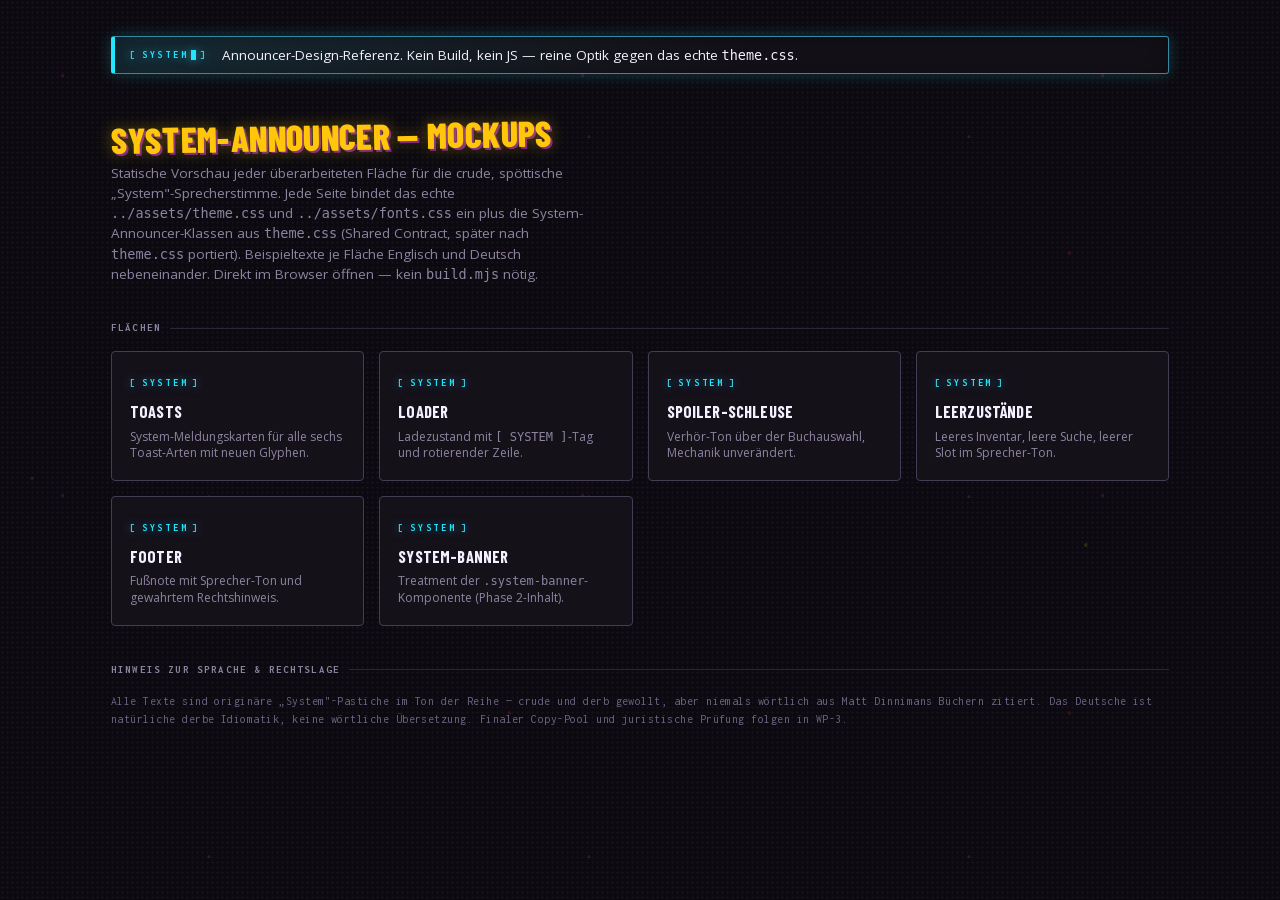
<file: mockups/index.html>
<!doctype html>
<html lang="de">
  <head>
    <meta charset="utf-8" />
    <meta name="viewport" content="width=device-width, initial-scale=1" />
    <title>System-Announcer — Mockup-Galerie</title>
    <link rel="stylesheet" href="../assets/fonts.css" />
    <link rel="stylesheet" href="../assets/theme.css" />
  <link rel="stylesheet" href="mock.css">
  </head>
  <body>
    <div class="mock-page">
      <div class="system-banner" style="margin-bottom: 2rem">
        <span class="system-tag system-tag--caret">SYSTEM<span class="system-caret"></span></span>
        <span class="system-banner-body">
          Announcer-Design-Referenz. Kein Build, kein JS — reine Optik gegen das
          echte <code>theme.css</code>.
        </span>
      </div>

      <h1 class="mock-title">System-Announcer — Mockups</h1>
      <p class="mock-lead">
        Statische Vorschau jeder überarbeiteten Fläche für die crude, spöttische
        „System"-Sprecherstimme. Jede Seite bindet das echte
        <code>../assets/theme.css</code> und <code>../assets/fonts.css</code> ein
        plus die System-Announcer-Klassen aus <code>theme.css</code> (Shared Contract,
        später nach <code>theme.css</code> portiert). Beispieltexte je Fläche
        Englisch und Deutsch nebeneinander. Direkt im Browser öffnen — kein
        <code>build.mjs</code> nötig.
      </p>

      <div class="mock-section">
        <h2>Flächen</h2>
        <div class="mock-gallery">
          <a class="mock-card" href="toasts.html">
            <span class="system-tag">SYSTEM</span>
            <h3>Toasts</h3>
            <p>System-Meldungskarten für alle sechs Toast-Arten mit neuen Glyphen.</p>
          </a>
          <a class="mock-card" href="loader.html">
            <span class="system-tag">SYSTEM</span>
            <h3>Loader</h3>
            <p>Ladezustand mit <code>[ SYSTEM ]</code>-Tag und rotierender Zeile.</p>
          </a>
          <a class="mock-card" href="gate.html">
            <span class="system-tag">SYSTEM</span>
            <h3>Spoiler-Schleuse</h3>
            <p>Verhör-Ton über der Buchauswahl, Mechanik unverändert.</p>
          </a>
          <a class="mock-card" href="empty-states.html">
            <span class="system-tag">SYSTEM</span>
            <h3>Leerzustände</h3>
            <p>Leeres Inventar, leere Suche, leerer Slot im Sprecher-Ton.</p>
          </a>
          <a class="mock-card" href="footer.html">
            <span class="system-tag">SYSTEM</span>
            <h3>Footer</h3>
            <p>Fußnote mit Sprecher-Ton und gewahrtem Rechtshinweis.</p>
          </a>
          <a class="mock-card" href="system-banner.html">
            <span class="system-tag">SYSTEM</span>
            <h3>System-Banner</h3>
            <p>Treatment der <code>.system-banner</code>-Komponente (Phase 2-Inhalt).</p>
          </a>
        </div>
      </div>

      <div class="mock-section">
        <h2>Hinweis zur Sprache &amp; Rechtslage</h2>
        <p class="mock-note">
          Alle Texte sind originäre „System"-Pastiche im Ton der Reihe — crude und
          derb gewollt, aber niemals wörtlich aus Matt Dinnimans Büchern zitiert.
          Das Deutsche ist natürliche derbe Idiomatik, keine wörtliche Übersetzung.
          Finaler Copy-Pool und juristische Prüfung folgen in WP-3.
        </p>
      </div>
    </div>
  </body>
</html>
</file>
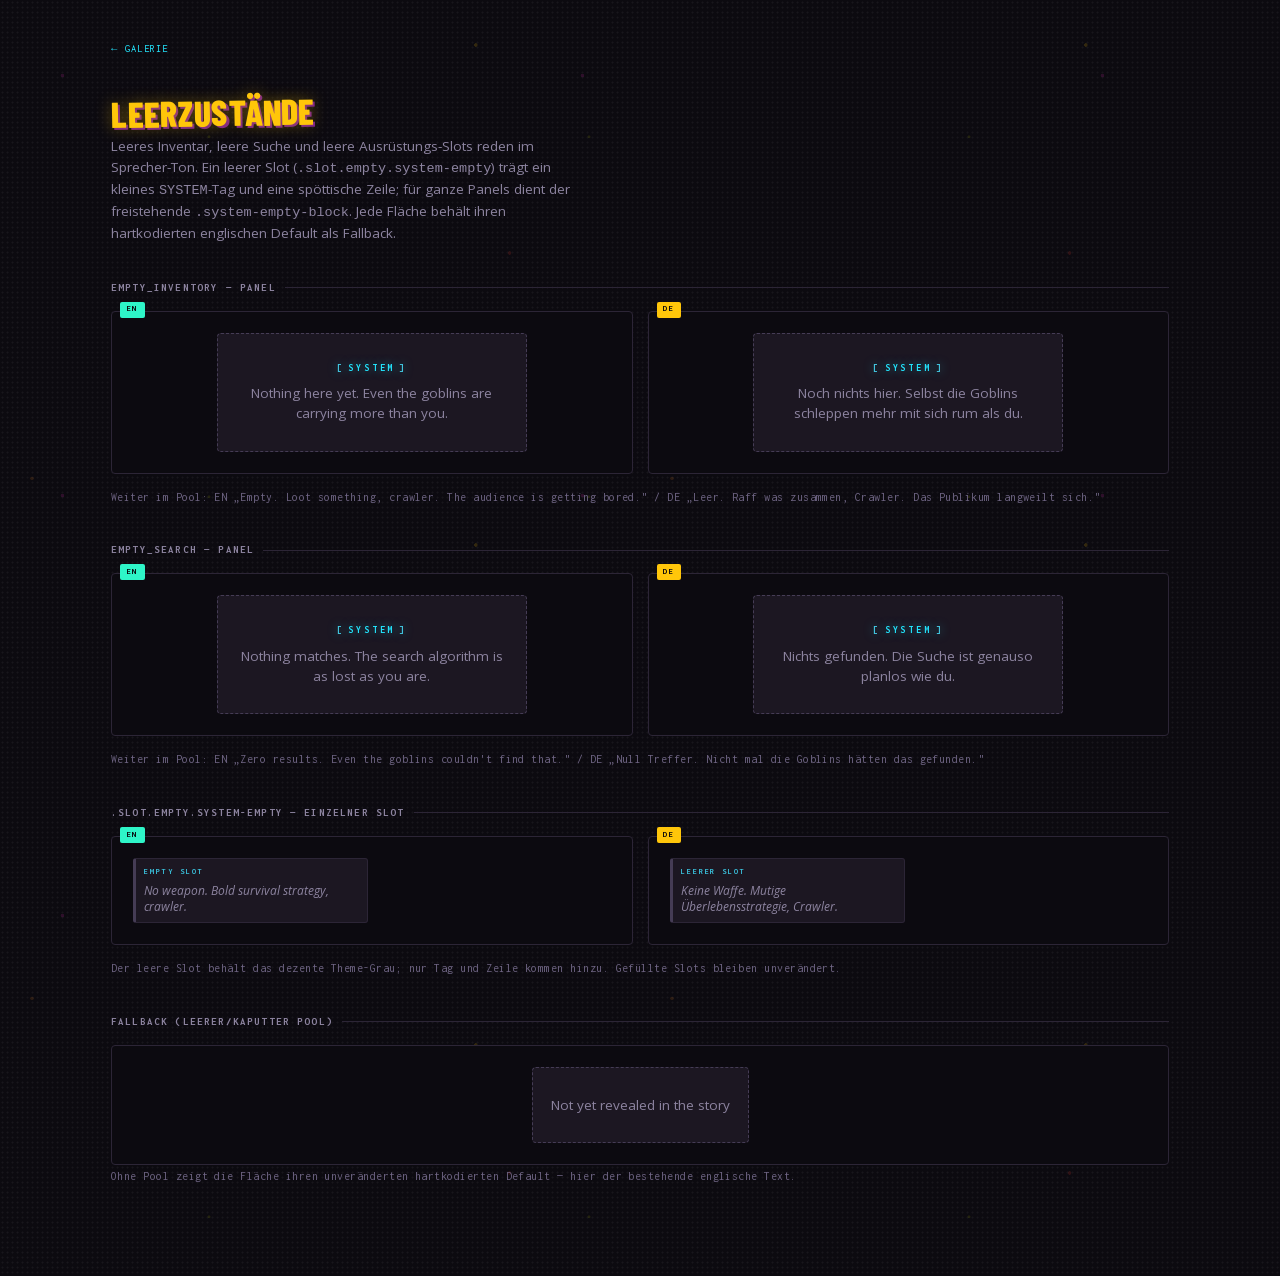
<file: mockups/empty-states.html>
<!doctype html>
<html lang="de">
  <head>
    <meta charset="utf-8" />
    <meta name="viewport" content="width=device-width, initial-scale=1" />
    <title>System-Leerzustände — Mockup</title>
    <link rel="stylesheet" href="../assets/fonts.css" />
    <link rel="stylesheet" href="../assets/theme.css" />
  <link rel="stylesheet" href="mock.css">
  </head>
  <body>
    <div class="mock-page">
      <a class="mock-back" href="index.html">&larr; Galerie</a>
      <h1 class="mock-title">Leerzustände</h1>
      <p class="mock-lead">
        Leeres Inventar, leere Suche und leere Ausrüstungs-Slots reden im
        Sprecher-Ton. Ein leerer Slot (<code>.slot.empty.system-empty</code>)
        trägt ein kleines <code>SYSTEM</code>-Tag und eine spöttische Zeile; für
        ganze Panels dient der freistehende <code>.system-empty-block</code>. Jede
        Fläche behält ihren hartkodierten englischen Default als Fallback.
      </p>

      <!-- Leeres Inventar -->
      <div class="mock-section">
        <h2>empty_inventory — Panel</h2>
        <div class="mock-pair">
          <div class="mock-lang" data-lang="en">
            <span class="mock-flag">EN</span>
            <div class="mock-stage">
              <div class="system-empty-block">
                <span class="system-tag">SYSTEM</span>
                <span class="system-empty-line">Nothing here yet. Even the goblins are carrying more than you.</span>
              </div>
            </div>
          </div>
          <div class="mock-lang" data-lang="de">
            <span class="mock-flag">DE</span>
            <div class="mock-stage">
              <div class="system-empty-block">
                <span class="system-tag">SYSTEM</span>
                <span class="system-empty-line">Noch nichts hier. Selbst die Goblins schleppen mehr mit sich rum als du.</span>
              </div>
            </div>
          </div>
        </div>
        <p class="mock-note">
          Weiter im Pool: EN „Empty. Loot something, crawler. The audience is
          getting bored." / DE „Leer. Raff was zusammen, Crawler. Das Publikum
          langweilt sich."
        </p>
      </div>

      <!-- Leere Suche -->
      <div class="mock-section">
        <h2>empty_search — Panel</h2>
        <div class="mock-pair">
          <div class="mock-lang" data-lang="en">
            <span class="mock-flag">EN</span>
            <div class="mock-stage">
              <div class="system-empty-block">
                <span class="system-tag">SYSTEM</span>
                <span class="system-empty-line">Nothing matches. The search algorithm is as lost as you are.</span>
              </div>
            </div>
          </div>
          <div class="mock-lang" data-lang="de">
            <span class="mock-flag">DE</span>
            <div class="mock-stage">
              <div class="system-empty-block">
                <span class="system-tag">SYSTEM</span>
                <span class="system-empty-line">Nichts gefunden. Die Suche ist genauso planlos wie du.</span>
              </div>
            </div>
          </div>
        </div>
        <p class="mock-note">
          Weiter im Pool: EN „Zero results. Even the goblins couldn't find that." /
          DE „Null Treffer. Nicht mal die Goblins hätten das gefunden."
        </p>
      </div>

      <!-- Leerer Ausrüstungs-Slot -->
      <div class="mock-section">
        <h2>.slot.empty.system-empty — einzelner Slot</h2>
        <div class="mock-pair">
          <div class="mock-lang" data-lang="en">
            <span class="mock-flag">EN</span>
            <div class="mock-stage">
              <div class="equip-grid" style="width: 100%">
                <div class="slot empty system-empty">
                  <span class="system-empty-tag">Empty slot</span>
                  <span class="system-empty-line">No weapon. Bold survival strategy, crawler.</span>
                </div>
              </div>
            </div>
          </div>
          <div class="mock-lang" data-lang="de">
            <span class="mock-flag">DE</span>
            <div class="mock-stage">
              <div class="equip-grid" style="width: 100%">
                <div class="slot empty system-empty">
                  <span class="system-empty-tag">Leerer Slot</span>
                  <span class="system-empty-line">Keine Waffe. Mutige Überlebensstrategie, Crawler.</span>
                </div>
              </div>
            </div>
          </div>
        </div>
        <p class="mock-note">
          Der leere Slot behält das dezente Theme-Grau; nur Tag und Zeile kommen
          hinzu. Gefüllte Slots bleiben unverändert.
        </p>
      </div>

      <div class="mock-section">
        <h2>Fallback (leerer/kaputter Pool)</h2>
        <div class="mock-stage">
          <div class="system-empty-block">
            <span class="system-empty-line">Not yet revealed in the story</span>
          </div>
        </div>
        <p class="mock-note">
          Ohne Pool zeigt die Fläche ihren unveränderten hartkodierten Default —
          hier der bestehende englische Text.
        </p>
      </div>
    </div>
  </body>
</html>
</file>
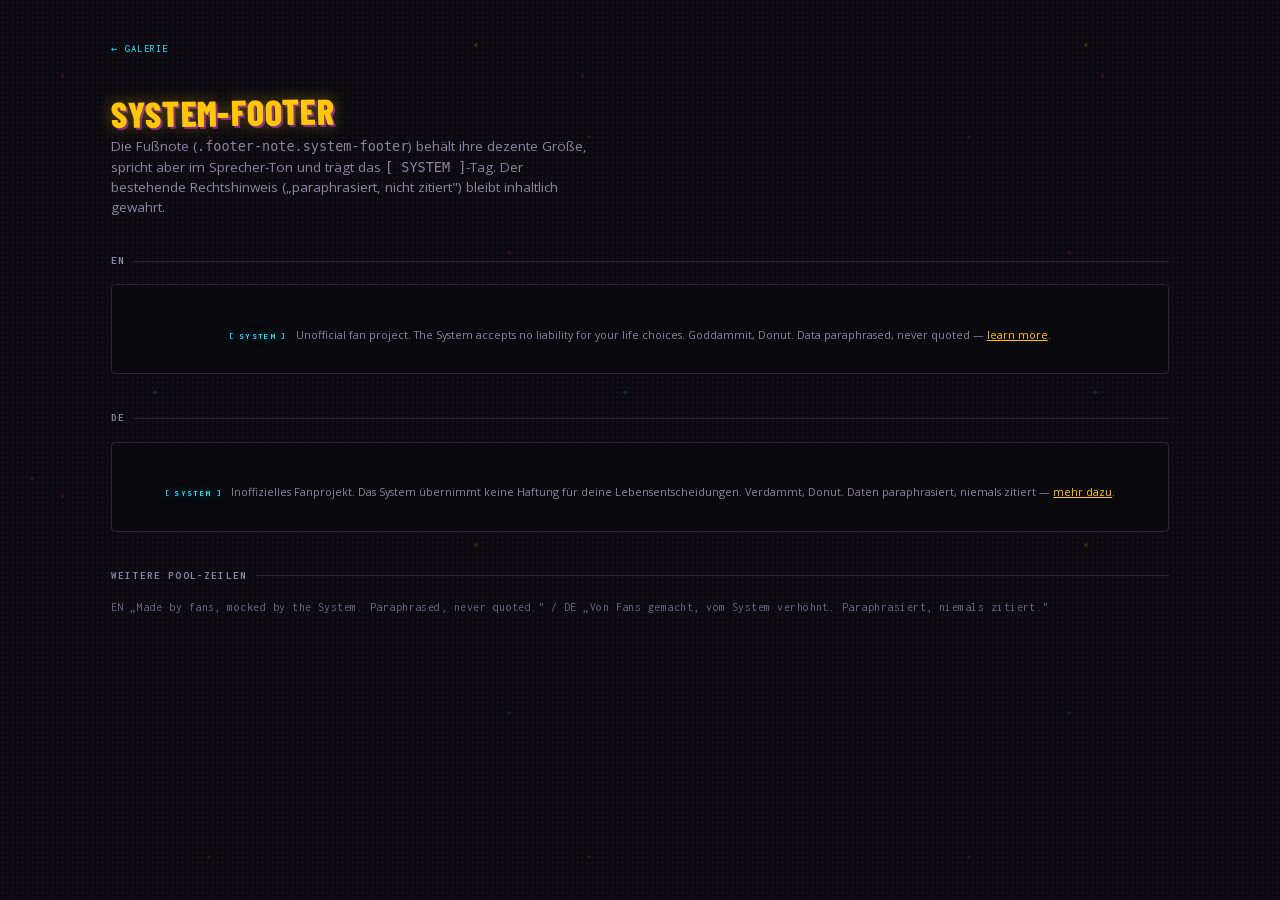
<file: mockups/footer.html>
<!doctype html>
<html lang="de">
  <head>
    <meta charset="utf-8" />
    <meta name="viewport" content="width=device-width, initial-scale=1" />
    <title>System-Footer — Mockup</title>
    <link rel="stylesheet" href="../assets/fonts.css" />
    <link rel="stylesheet" href="../assets/theme.css" />
  <link rel="stylesheet" href="mock.css">
  </head>
  <body>
    <div class="mock-page">
      <a class="mock-back" href="index.html">&larr; Galerie</a>
      <h1 class="mock-title">System-Footer</h1>
      <p class="mock-lead">
        Die Fußnote (<code>.footer-note.system-footer</code>) behält ihre dezente
        Größe, spricht aber im Sprecher-Ton und trägt das <code>[ SYSTEM ]</code>-Tag.
        Der bestehende Rechtshinweis („paraphrasiert, nicht zitiert") bleibt inhaltlich
        gewahrt.
      </p>

      <div class="mock-section">
        <h2>EN</h2>
        <div class="mock-stage" style="background: var(--black)">
          <div class="footer-note system-footer">
            <span class="system-tag">SYSTEM</span>
            <span class="system-footer-line">
              Unofficial fan project. The System accepts no liability for your life
              choices. Goddammit, Donut. Data paraphrased, never quoted —
              <a href="#">learn more</a>.
            </span>
          </div>
        </div>
      </div>

      <div class="mock-section">
        <h2>DE</h2>
        <div class="mock-stage" style="background: var(--black)">
          <div class="footer-note system-footer">
            <span class="system-tag">SYSTEM</span>
            <span class="system-footer-line">
              Inoffizielles Fanprojekt. Das System übernimmt keine Haftung für deine
              Lebensentscheidungen. Verdammt, Donut. Daten paraphrasiert, niemals
              zitiert — <a href="#">mehr dazu</a>.
            </span>
          </div>
        </div>
      </div>

      <div class="mock-section">
        <h2>Weitere Pool-Zeilen</h2>
        <p class="mock-note">
          EN „Made by fans, mocked by the System. Paraphrased, never quoted." / DE
          „Von Fans gemacht, vom System verhöhnt. Paraphrasiert, niemals zitiert."
        </p>
      </div>
    </div>
  </body>
</html>
</file>
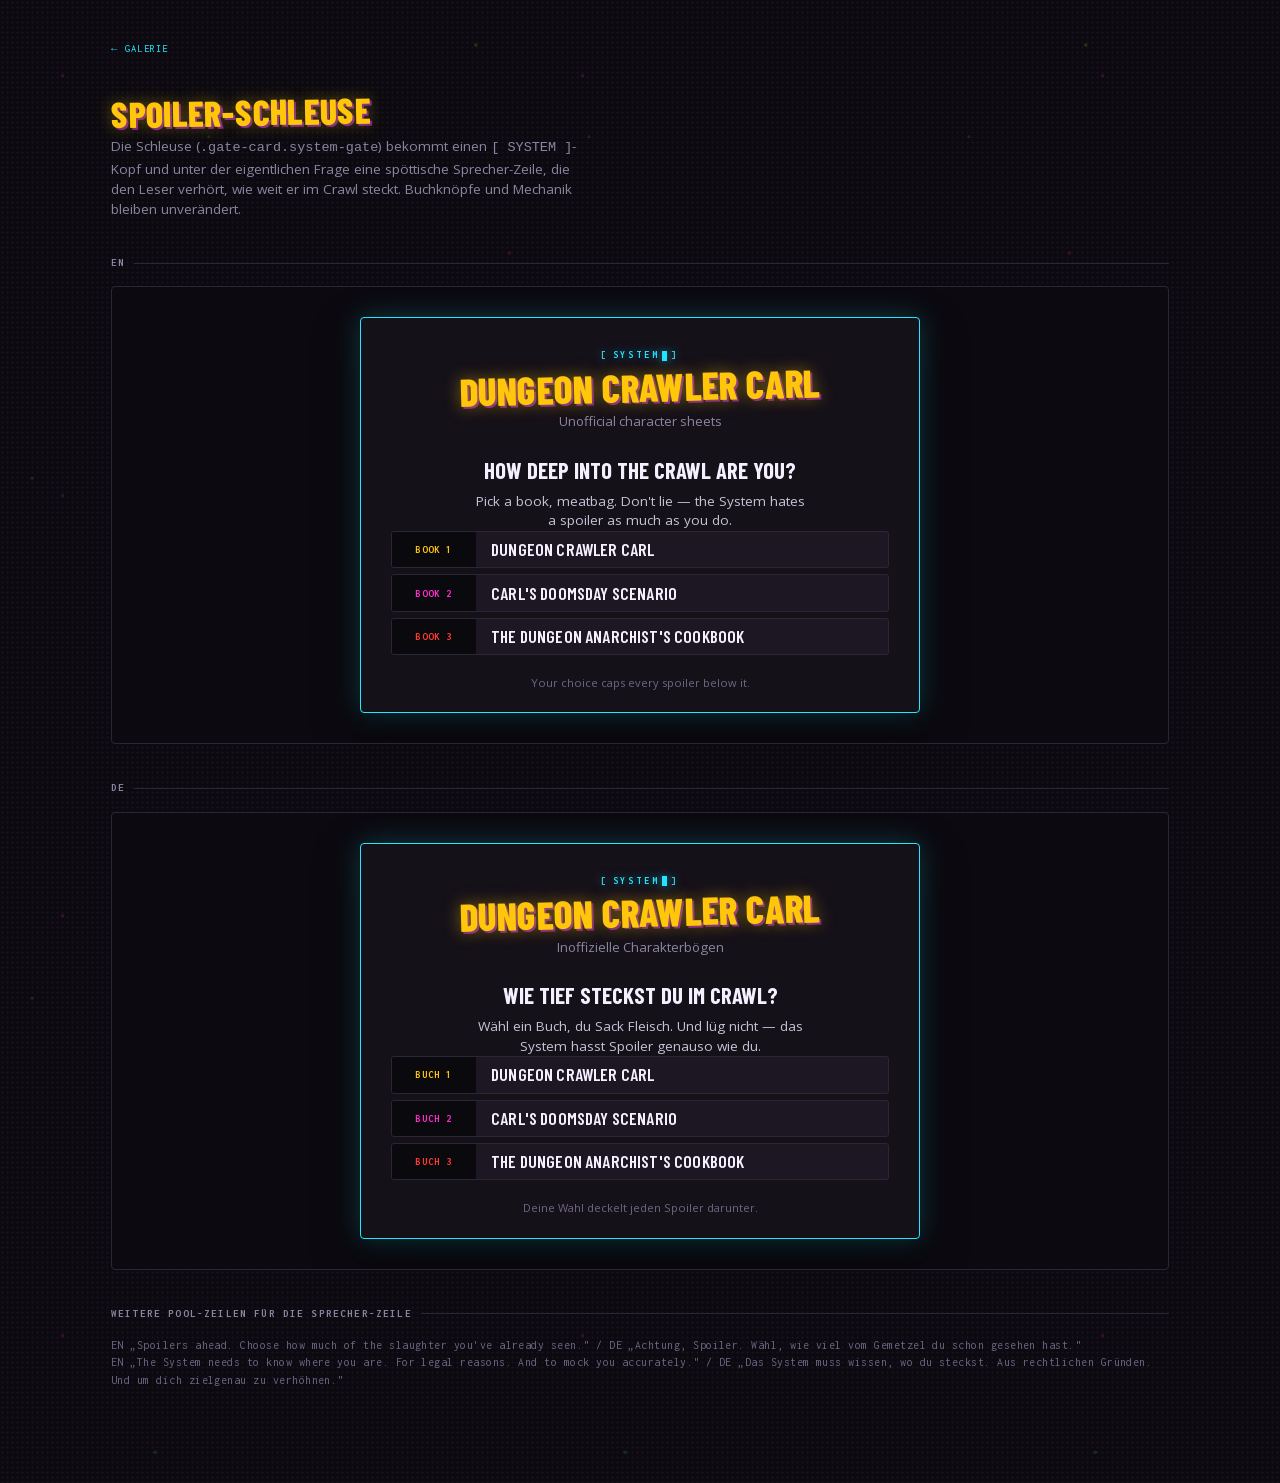
<file: mockups/gate.html>
<!doctype html>
<html lang="de">
  <head>
    <meta charset="utf-8" />
    <meta name="viewport" content="width=device-width, initial-scale=1" />
    <title>System-Spoiler-Schleuse — Mockup</title>
    <link rel="stylesheet" href="../assets/fonts.css" />
    <link rel="stylesheet" href="../assets/theme.css" />
  <link rel="stylesheet" href="mock.css">
  </head>
  <body>
    <div class="mock-page">
      <a class="mock-back" href="index.html">&larr; Galerie</a>
      <h1 class="mock-title">Spoiler-Schleuse</h1>
      <p class="mock-lead">
        Die Schleuse (<code>.gate-card.system-gate</code>) bekommt einen
        <code>[ SYSTEM ]</code>-Kopf und unter der eigentlichen Frage eine
        spöttische Sprecher-Zeile, die den Leser verhört, wie weit er im Crawl
        steckt. Buchknöpfe und Mechanik bleiben unverändert.
      </p>

      <div class="mock-section">
        <h2>EN</h2>
        <div class="mock-stage" style="padding: 2rem 1rem">
          <div class="gate-card system-gate" style="margin: 0">
            <div class="system-gate-head">
              <span class="system-tag system-tag--caret">SYSTEM<span class="system-caret"></span></span>
            </div>
            <h1>Dungeon Crawler Carl</h1>
            <div class="gate-sub">Unofficial character sheets</div>
            <div class="gate-question">How deep into the crawl are you?</div>
            <p class="system-gate-line">
              Pick a book, meatbag. Don't lie — the System hates a spoiler as much
              as you do.
            </p>
            <div class="gate-books">
              <button class="gate-book">
                <span class="gate-book-n">Book 1</span>
                <span class="gate-book-title">Dungeon Crawler Carl</span>
              </button>
              <button class="gate-book">
                <span class="gate-book-n">Book 2</span>
                <span class="gate-book-title">Carl's Doomsday Scenario</span>
              </button>
              <button class="gate-book">
                <span class="gate-book-n">Book 3</span>
                <span class="gate-book-title">The Dungeon Anarchist's Cookbook</span>
              </button>
            </div>
            <div class="gate-footer">Your choice caps every spoiler below it.</div>
          </div>
        </div>
      </div>

      <div class="mock-section">
        <h2>DE</h2>
        <div class="mock-stage" style="padding: 2rem 1rem">
          <div class="gate-card system-gate" style="margin: 0">
            <div class="system-gate-head">
              <span class="system-tag system-tag--caret">SYSTEM<span class="system-caret"></span></span>
            </div>
            <h1>Dungeon Crawler Carl</h1>
            <div class="gate-sub">Inoffizielle Charakterbögen</div>
            <div class="gate-question">Wie tief steckst du im Crawl?</div>
            <p class="system-gate-line">
              Wähl ein Buch, du Sack Fleisch. Und lüg nicht — das System hasst
              Spoiler genauso wie du.
            </p>
            <div class="gate-books">
              <button class="gate-book">
                <span class="gate-book-n">Buch 1</span>
                <span class="gate-book-title">Dungeon Crawler Carl</span>
              </button>
              <button class="gate-book">
                <span class="gate-book-n">Buch 2</span>
                <span class="gate-book-title">Carl's Doomsday Scenario</span>
              </button>
              <button class="gate-book">
                <span class="gate-book-n">Buch 3</span>
                <span class="gate-book-title">The Dungeon Anarchist's Cookbook</span>
              </button>
            </div>
            <div class="gate-footer">Deine Wahl deckelt jeden Spoiler darunter.</div>
          </div>
        </div>
      </div>

      <div class="mock-section">
        <h2>Weitere Pool-Zeilen für die Sprecher-Zeile</h2>
        <p class="mock-note">
          EN „Spoilers ahead. Choose how much of the slaughter you've already
          seen." / DE „Achtung, Spoiler. Wähl, wie viel vom Gemetzel du schon
          gesehen hast."<br />
          EN „The System needs to know where you are. For legal reasons. And to
          mock you accurately." / DE „Das System muss wissen, wo du steckst. Aus
          rechtlichen Gründen. Und um dich zielgenau zu verhöhnen."
        </p>
      </div>
    </div>
  </body>
</html>
</file>
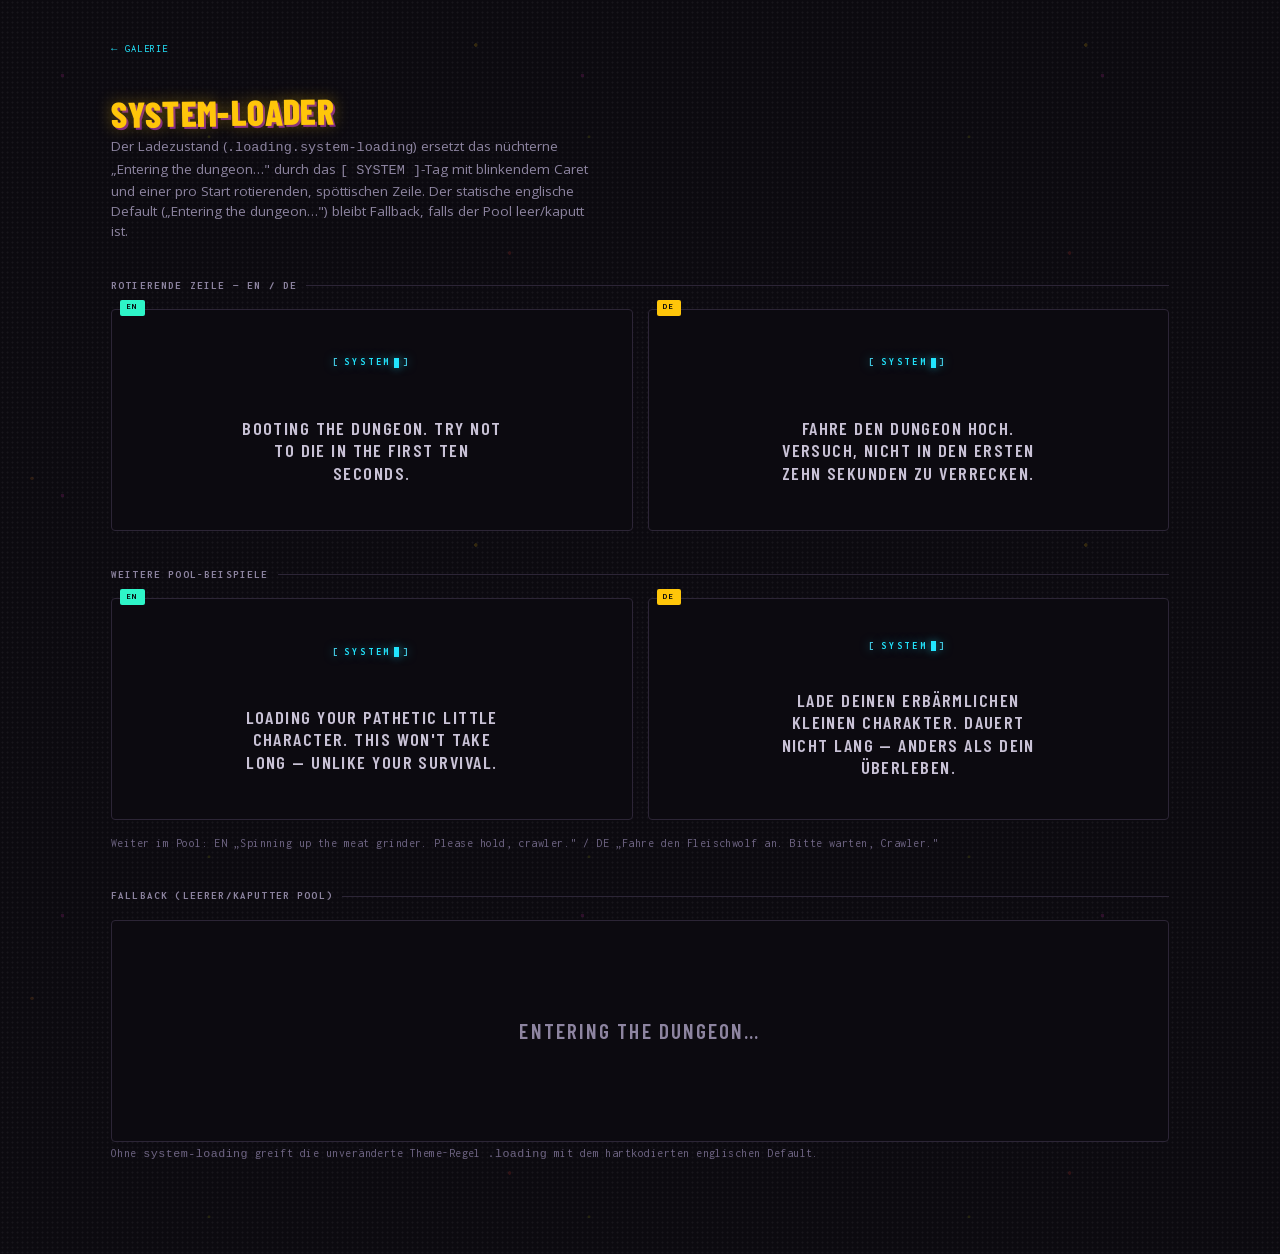
<file: mockups/loader.html>
<!doctype html>
<html lang="de">
  <head>
    <meta charset="utf-8" />
    <meta name="viewport" content="width=device-width, initial-scale=1" />
    <title>System-Loader — Mockup</title>
    <link rel="stylesheet" href="../assets/fonts.css" />
    <link rel="stylesheet" href="../assets/theme.css" />
  <link rel="stylesheet" href="mock.css">
  </head>
  <body>
    <div class="mock-page">
      <a class="mock-back" href="index.html">&larr; Galerie</a>
      <h1 class="mock-title">System-Loader</h1>
      <p class="mock-lead">
        Der Ladezustand (<code>.loading.system-loading</code>) ersetzt das nüchterne
        „Entering the dungeon…" durch das <code>[ SYSTEM ]</code>-Tag mit blinkendem
        Caret und einer pro Start rotierenden, spöttischen Zeile. Der statische
        englische Default („Entering the dungeon…") bleibt Fallback, falls der Pool
        leer/kaputt ist.
      </p>

      <div class="mock-section">
        <h2>Rotierende Zeile — EN / DE</h2>
        <div class="mock-pair">
          <div class="mock-lang" data-lang="en">
            <span class="mock-flag">EN</span>
            <div class="mock-stage tall">
              <div class="loading system-loading">
                <span class="system-tag system-tag--caret">SYSTEM<span class="system-caret"></span></span>
                <span class="system-loader-line">Booting the dungeon. Try not to die in the first ten seconds.</span>
              </div>
            </div>
          </div>
          <div class="mock-lang" data-lang="de">
            <span class="mock-flag">DE</span>
            <div class="mock-stage tall">
              <div class="loading system-loading">
                <span class="system-tag system-tag--caret">SYSTEM<span class="system-caret"></span></span>
                <span class="system-loader-line">Fahre den Dungeon hoch. Versuch, nicht in den ersten zehn Sekunden zu verrecken.</span>
              </div>
            </div>
          </div>
        </div>
      </div>

      <div class="mock-section">
        <h2>Weitere Pool-Beispiele</h2>
        <div class="mock-pair">
          <div class="mock-lang" data-lang="en">
            <span class="mock-flag">EN</span>
            <div class="mock-stage tall">
              <div class="loading system-loading">
                <span class="system-tag system-tag--caret">SYSTEM<span class="system-caret"></span></span>
                <span class="system-loader-line">Loading your pathetic little character. This won't take long — unlike your survival.</span>
              </div>
            </div>
          </div>
          <div class="mock-lang" data-lang="de">
            <span class="mock-flag">DE</span>
            <div class="mock-stage tall">
              <div class="loading system-loading">
                <span class="system-tag system-tag--caret">SYSTEM<span class="system-caret"></span></span>
                <span class="system-loader-line">Lade deinen erbärmlichen kleinen Charakter. Dauert nicht lang — anders als dein Überleben.</span>
              </div>
            </div>
          </div>
        </div>
        <p class="mock-note">
          Weiter im Pool: EN „Spinning up the meat grinder. Please hold, crawler." /
          DE „Fahre den Fleischwolf an. Bitte warten, Crawler."
        </p>
      </div>

      <div class="mock-section">
        <h2>Fallback (leerer/kaputter Pool)</h2>
        <div class="mock-stage tall">
          <div class="loading">Entering the dungeon…</div>
        </div>
        <p class="mock-note">
          Ohne <code>system-loading</code> greift die unveränderte Theme-Regel
          <code>.loading</code> mit dem hartkodierten englischen Default.
        </p>
      </div>
    </div>
  </body>
</html>
</file>
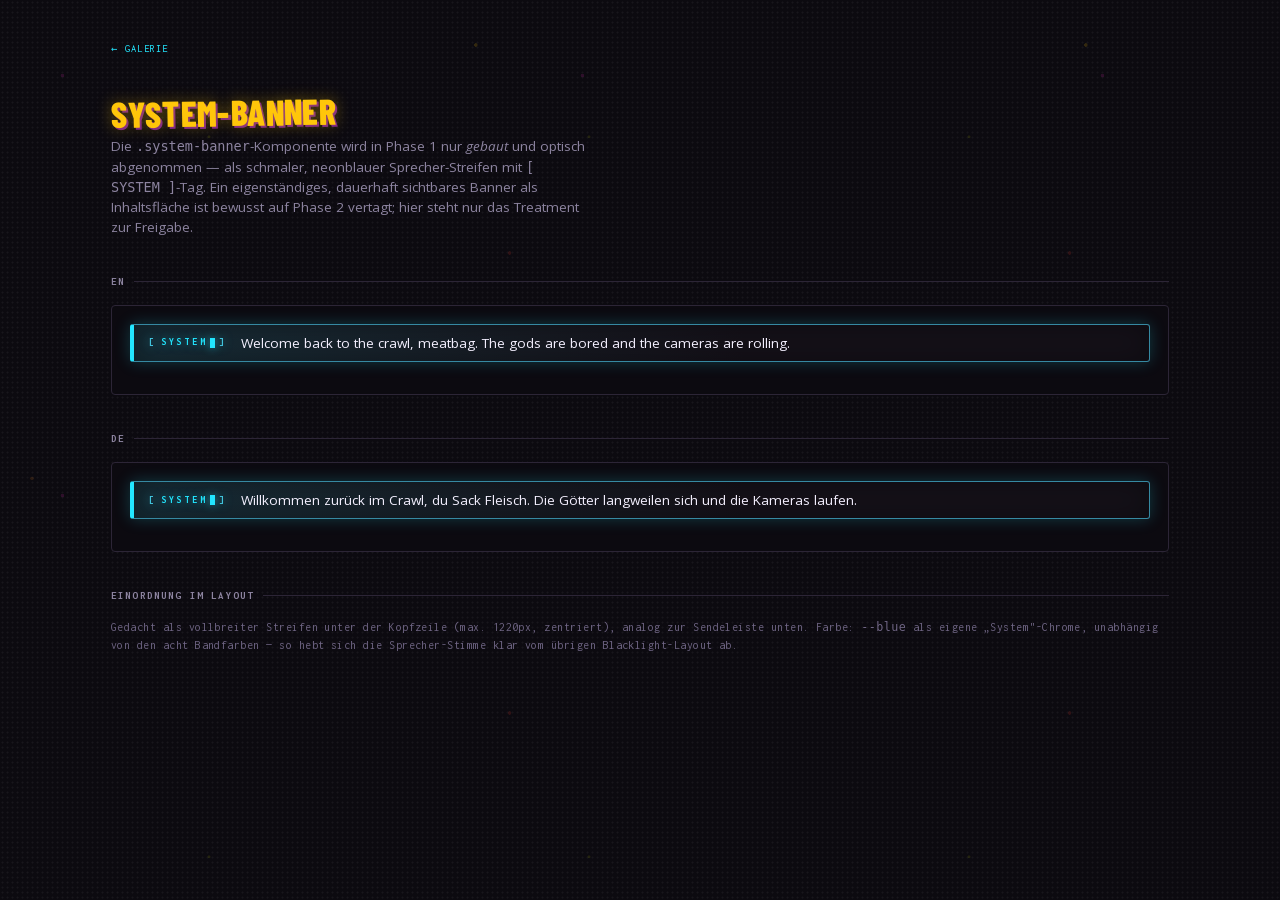
<file: mockups/system-banner.html>
<!doctype html>
<html lang="de">
  <head>
    <meta charset="utf-8" />
    <meta name="viewport" content="width=device-width, initial-scale=1" />
    <title>System-Banner — Mockup</title>
    <link rel="stylesheet" href="../assets/fonts.css" />
    <link rel="stylesheet" href="../assets/theme.css" />
  <link rel="stylesheet" href="mock.css">
  </head>
  <body>
    <div class="mock-page">
      <a class="mock-back" href="index.html">&larr; Galerie</a>
      <h1 class="mock-title">System-Banner</h1>
      <p class="mock-lead">
        Die <code>.system-banner</code>-Komponente wird in Phase 1 nur
        <em>gebaut</em> und optisch abgenommen — als schmaler, neonblauer
        Sprecher-Streifen mit <code>[ SYSTEM ]</code>-Tag. Ein eigenständiges,
        dauerhaft sichtbares Banner als Inhaltsfläche ist bewusst auf Phase 2
        vertagt; hier steht nur das Treatment zur Freigabe.
      </p>

      <div class="mock-section">
        <h2>EN</h2>
        <div class="mock-stage" style="display: block; padding: 1.2rem">
          <div class="system-banner">
            <span class="system-tag system-tag--caret">SYSTEM<span class="system-caret"></span></span>
            <span class="system-banner-body">
              Welcome back to the crawl, meatbag. The gods are bored and the
              cameras are rolling.
            </span>
          </div>
        </div>
      </div>

      <div class="mock-section">
        <h2>DE</h2>
        <div class="mock-stage" style="display: block; padding: 1.2rem">
          <div class="system-banner">
            <span class="system-tag system-tag--caret">SYSTEM<span class="system-caret"></span></span>
            <span class="system-banner-body">
              Willkommen zurück im Crawl, du Sack Fleisch. Die Götter langweilen
              sich und die Kameras laufen.
            </span>
          </div>
        </div>
      </div>

      <div class="mock-section">
        <h2>Einordnung im Layout</h2>
        <p class="mock-note">
          Gedacht als voll­breiter Streifen unter der Kopfzeile (max. 1220px,
          zentriert), analog zur Sendeleiste unten. Farbe: <code>--blue</code> als
          eigene „System"-Chrome, unabhängig von den acht Bandfarben — so hebt sich
          die Sprecher-Stimme klar vom übrigen Blacklight-Layout ab.
        </p>
      </div>
    </div>
  </body>
</html>
</file>
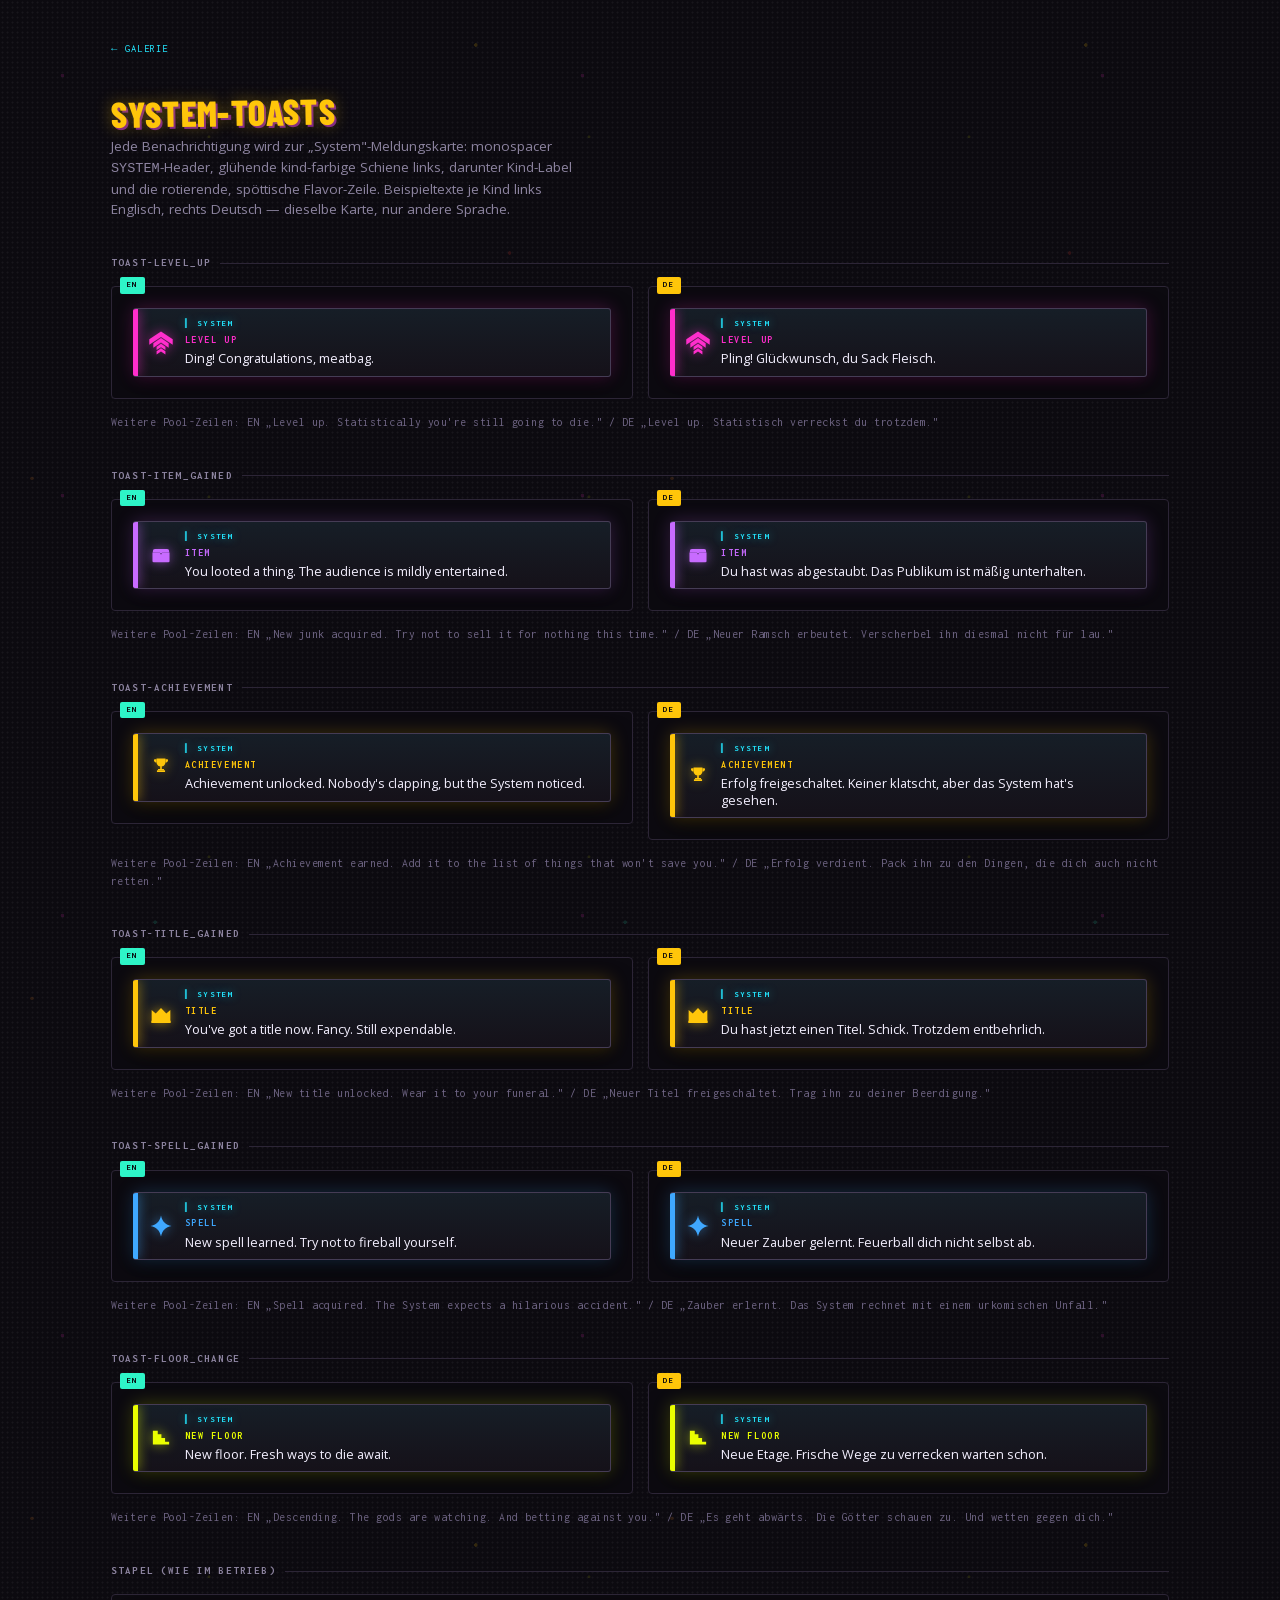
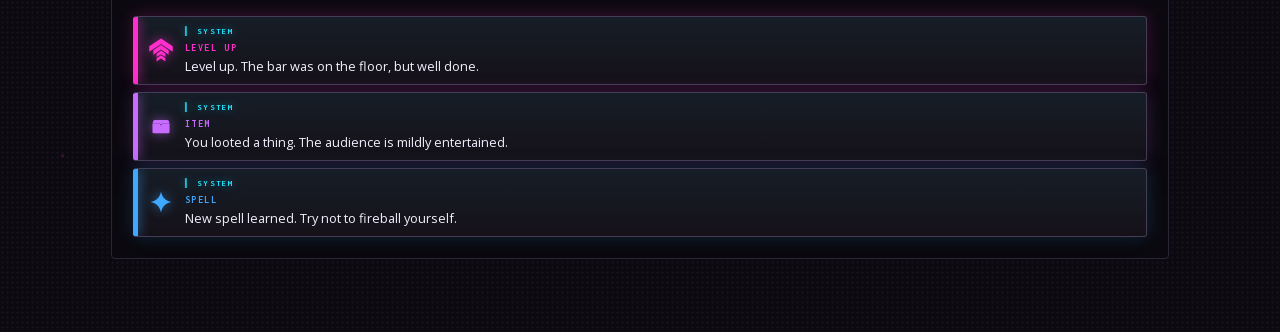
<file: mockups/toasts.html>
<!doctype html>
<html lang="de">
  <head>
    <meta charset="utf-8" />
    <meta name="viewport" content="width=device-width, initial-scale=1" />
    <title>System-Toasts — Mockup</title>
    <link rel="stylesheet" href="../assets/fonts.css" />
    <link rel="stylesheet" href="../assets/theme.css" />
  <link rel="stylesheet" href="mock.css">
  </head>
  <body>
    <!-- Wiederverwendbares Glyph-Set (viewBox 0 0 512 512, game-icons-Stil,
         currentColor). level_up ist der echte Bundle-Pfad; die übrigen sind
         die neu gezeichneten Sprecher-Glyphen (Redesign sichtbar). -->
    <svg width="0" height="0" style="position: absolute" aria-hidden="true">
      <defs>
        <symbol id="ic-level_up" viewBox="0 0 512 512">
          <path
            fill="currentColor"
            d="M256 29.816l-231 154v106.368l231-154 231 154V183.816zm0 128.043L105 259.783v90.283l151-101.925 151 101.925v-90.283zm0 112l-87 58.725v67.6l87-58 87 58v-67.6zm0 89.957l-87 58v64.368l87-58 87 58v-64.368z"
          />
        </symbol>
        <symbol id="ic-item_gained" viewBox="0 0 512 512">
          <g fill="currentColor">
            <path d="M96 176q0-40 40-40h240q40 0 40 40v32H96z" />
            <path d="M88 208h336v168q0 24-24 24H112q-24 0-24-24z" />
            <rect x="236" y="188" width="40" height="60" rx="6" />
            <rect x="248" y="216" width="16" height="26" rx="4" fill="#0a090d" />
          </g>
        </symbol>
        <symbol id="ic-achievement" viewBox="0 0 512 512">
          <g fill="currentColor">
            <path d="M168 88h176v72a88 88 0 0 1-176 0z" />
            <path d="M168 104h-44a40 40 0 0 0 44 60z" />
            <path d="M344 104h44a40 40 0 0 1-44 60z" />
            <rect x="240" y="238" width="32" height="58" />
            <rect x="196" y="294" width="120" height="26" rx="6" />
            <rect x="176" y="320" width="160" height="34" rx="6" />
          </g>
        </symbol>
        <symbol id="ic-title_gained" viewBox="0 0 512 512">
          <g fill="currentColor">
            <path d="M72 392V176l80 72 104-112 104 112 80-72v216z" />
            <rect x="64" y="388" width="384" height="44" rx="8" />
          </g>
        </symbol>
        <symbol id="ic-spell_gained" viewBox="0 0 512 512">
          <path
            fill="currentColor"
            d="M256 48c24 120 88 184 208 208-120 24-184 88-208 208-24-120-88-184-208-208 120-24 184-88 208-208z"
          />
        </symbol>
        <symbol id="ic-floor_change" viewBox="0 0 512 512">
          <path
            fill="currentColor"
            d="M96 112h96v72h72v72h72v72h80v56H96z"
          />
        </symbol>
      </defs>
    </svg>

    <div class="mock-page">
      <a class="mock-back" href="index.html">&larr; Galerie</a>
      <h1 class="mock-title">System-Toasts</h1>
      <p class="mock-lead">
        Jede Benachrichtigung wird zur „System"-Meldungskarte: monospacer
        <code>SYSTEM</code>-Header, glühende kind-farbige Schiene links, darunter
        Kind-Label und die rotierende, spöttische Flavor-Zeile. Beispieltexte je
        Kind links Englisch, rechts Deutsch — dieselbe Karte, nur andere Sprache.
      </p>

      <!-- LEVEL UP -->
      <div class="mock-section">
        <h2>toast-level_up</h2>
        <div class="mock-pair">
          <div class="mock-lang" data-lang="en">
            <span class="mock-flag">EN</span>
            <div class="mock-stage">
              <div class="toasts">
                <div class="toast toast-level_up">
                  <span class="toast-icon"><svg><use href="#ic-level_up" /></svg></span>
                  <div class="toast-copy">
                    <div class="toast-sys">SYSTEM</div>
                    <div class="toast-head">Level Up</div>
                    <div class="toast-body">Ding! Congratulations, meatbag.</div>
                  </div>
                </div>
              </div>
            </div>
          </div>
          <div class="mock-lang" data-lang="de">
            <span class="mock-flag">DE</span>
            <div class="mock-stage">
              <div class="toasts">
                <div class="toast toast-level_up">
                  <span class="toast-icon"><svg><use href="#ic-level_up" /></svg></span>
                  <div class="toast-copy">
                    <div class="toast-sys">SYSTEM</div>
                    <div class="toast-head">Level Up</div>
                    <div class="toast-body">Pling! Glückwunsch, du Sack Fleisch.</div>
                  </div>
                </div>
              </div>
            </div>
          </div>
        </div>
        <p class="mock-note">
          Weitere Pool-Zeilen: EN „Level up. Statistically you're still going to
          die." / DE „Level up. Statistisch verreckst du trotzdem."
        </p>
      </div>

      <!-- ITEM GAINED -->
      <div class="mock-section">
        <h2>toast-item_gained</h2>
        <div class="mock-pair">
          <div class="mock-lang" data-lang="en">
            <span class="mock-flag">EN</span>
            <div class="mock-stage">
              <div class="toasts">
                <div class="toast toast-item_gained">
                  <span class="toast-icon"><svg><use href="#ic-item_gained" /></svg></span>
                  <div class="toast-copy">
                    <div class="toast-sys">SYSTEM</div>
                    <div class="toast-head">Item</div>
                    <div class="toast-body">You looted a thing. The audience is mildly entertained.</div>
                  </div>
                </div>
              </div>
            </div>
          </div>
          <div class="mock-lang" data-lang="de">
            <span class="mock-flag">DE</span>
            <div class="mock-stage">
              <div class="toasts">
                <div class="toast toast-item_gained">
                  <span class="toast-icon"><svg><use href="#ic-item_gained" /></svg></span>
                  <div class="toast-copy">
                    <div class="toast-sys">SYSTEM</div>
                    <div class="toast-head">Item</div>
                    <div class="toast-body">Du hast was abgestaubt. Das Publikum ist mäßig unterhalten.</div>
                  </div>
                </div>
              </div>
            </div>
          </div>
        </div>
        <p class="mock-note">
          Weitere Pool-Zeilen: EN „New junk acquired. Try not to sell it for
          nothing this time." / DE „Neuer Ramsch erbeutet. Verscherbel ihn diesmal
          nicht für lau."
        </p>
      </div>

      <!-- ACHIEVEMENT -->
      <div class="mock-section">
        <h2>toast-achievement</h2>
        <div class="mock-pair">
          <div class="mock-lang" data-lang="en">
            <span class="mock-flag">EN</span>
            <div class="mock-stage">
              <div class="toasts">
                <div class="toast toast-achievement">
                  <span class="toast-icon"><svg><use href="#ic-achievement" /></svg></span>
                  <div class="toast-copy">
                    <div class="toast-sys">SYSTEM</div>
                    <div class="toast-head">Achievement</div>
                    <div class="toast-body">Achievement unlocked. Nobody's clapping, but the System noticed.</div>
                  </div>
                </div>
              </div>
            </div>
          </div>
          <div class="mock-lang" data-lang="de">
            <span class="mock-flag">DE</span>
            <div class="mock-stage">
              <div class="toasts">
                <div class="toast toast-achievement">
                  <span class="toast-icon"><svg><use href="#ic-achievement" /></svg></span>
                  <div class="toast-copy">
                    <div class="toast-sys">SYSTEM</div>
                    <div class="toast-head">Achievement</div>
                    <div class="toast-body">Erfolg freigeschaltet. Keiner klatscht, aber das System hat's gesehen.</div>
                  </div>
                </div>
              </div>
            </div>
          </div>
        </div>
        <p class="mock-note">
          Weitere Pool-Zeilen: EN „Achievement earned. Add it to the list of things
          that won't save you." / DE „Erfolg verdient. Pack ihn zu den Dingen, die
          dich auch nicht retten."
        </p>
      </div>

      <!-- TITLE GAINED -->
      <div class="mock-section">
        <h2>toast-title_gained</h2>
        <div class="mock-pair">
          <div class="mock-lang" data-lang="en">
            <span class="mock-flag">EN</span>
            <div class="mock-stage">
              <div class="toasts">
                <div class="toast toast-title_gained">
                  <span class="toast-icon"><svg><use href="#ic-title_gained" /></svg></span>
                  <div class="toast-copy">
                    <div class="toast-sys">SYSTEM</div>
                    <div class="toast-head">Title</div>
                    <div class="toast-body">You've got a title now. Fancy. Still expendable.</div>
                  </div>
                </div>
              </div>
            </div>
          </div>
          <div class="mock-lang" data-lang="de">
            <span class="mock-flag">DE</span>
            <div class="mock-stage">
              <div class="toasts">
                <div class="toast toast-title_gained">
                  <span class="toast-icon"><svg><use href="#ic-title_gained" /></svg></span>
                  <div class="toast-copy">
                    <div class="toast-sys">SYSTEM</div>
                    <div class="toast-head">Title</div>
                    <div class="toast-body">Du hast jetzt einen Titel. Schick. Trotzdem entbehrlich.</div>
                  </div>
                </div>
              </div>
            </div>
          </div>
        </div>
        <p class="mock-note">
          Weitere Pool-Zeilen: EN „New title unlocked. Wear it to your funeral." /
          DE „Neuer Titel freigeschaltet. Trag ihn zu deiner Beerdigung."
        </p>
      </div>

      <!-- SPELL GAINED -->
      <div class="mock-section">
        <h2>toast-spell_gained</h2>
        <div class="mock-pair">
          <div class="mock-lang" data-lang="en">
            <span class="mock-flag">EN</span>
            <div class="mock-stage">
              <div class="toasts">
                <div class="toast toast-spell_gained">
                  <span class="toast-icon"><svg><use href="#ic-spell_gained" /></svg></span>
                  <div class="toast-copy">
                    <div class="toast-sys">SYSTEM</div>
                    <div class="toast-head">Spell</div>
                    <div class="toast-body">New spell learned. Try not to fireball yourself.</div>
                  </div>
                </div>
              </div>
            </div>
          </div>
          <div class="mock-lang" data-lang="de">
            <span class="mock-flag">DE</span>
            <div class="mock-stage">
              <div class="toasts">
                <div class="toast toast-spell_gained">
                  <span class="toast-icon"><svg><use href="#ic-spell_gained" /></svg></span>
                  <div class="toast-copy">
                    <div class="toast-sys">SYSTEM</div>
                    <div class="toast-head">Spell</div>
                    <div class="toast-body">Neuer Zauber gelernt. Feuerball dich nicht selbst ab.</div>
                  </div>
                </div>
              </div>
            </div>
          </div>
        </div>
        <p class="mock-note">
          Weitere Pool-Zeilen: EN „Spell acquired. The System expects a hilarious
          accident." / DE „Zauber erlernt. Das System rechnet mit einem urkomischen
          Unfall."
        </p>
      </div>

      <!-- FLOOR CHANGE -->
      <div class="mock-section">
        <h2>toast-floor_change</h2>
        <div class="mock-pair">
          <div class="mock-lang" data-lang="en">
            <span class="mock-flag">EN</span>
            <div class="mock-stage">
              <div class="toasts">
                <div class="toast toast-floor_change">
                  <span class="toast-icon"><svg><use href="#ic-floor_change" /></svg></span>
                  <div class="toast-copy">
                    <div class="toast-sys">SYSTEM</div>
                    <div class="toast-head">New Floor</div>
                    <div class="toast-body">New floor. Fresh ways to die await.</div>
                  </div>
                </div>
              </div>
            </div>
          </div>
          <div class="mock-lang" data-lang="de">
            <span class="mock-flag">DE</span>
            <div class="mock-stage">
              <div class="toasts">
                <div class="toast toast-floor_change">
                  <span class="toast-icon"><svg><use href="#ic-floor_change" /></svg></span>
                  <div class="toast-copy">
                    <div class="toast-sys">SYSTEM</div>
                    <div class="toast-head">New Floor</div>
                    <div class="toast-body">Neue Etage. Frische Wege zu verrecken warten schon.</div>
                  </div>
                </div>
              </div>
            </div>
          </div>
        </div>
        <p class="mock-note">
          Weitere Pool-Zeilen: EN „Descending. The gods are watching. And betting
          against you." / DE „Es geht abwärts. Die Götter schauen zu. Und wetten
          gegen dich."
        </p>
      </div>

      <!-- Stack: mehrere Toasts wie im echten Betrieb -->
      <div class="mock-section">
        <h2>Stapel (wie im Betrieb)</h2>
        <div class="mock-stage">
          <div class="toasts">
            <div class="toast toast-level_up">
              <span class="toast-icon"><svg><use href="#ic-level_up" /></svg></span>
              <div class="toast-copy">
                <div class="toast-sys">SYSTEM</div>
                <div class="toast-head">Level Up</div>
                <div class="toast-body">Level up. The bar was on the floor, but well done.</div>
              </div>
            </div>
            <div class="toast toast-item_gained">
              <span class="toast-icon"><svg><use href="#ic-item_gained" /></svg></span>
              <div class="toast-copy">
                <div class="toast-sys">SYSTEM</div>
                <div class="toast-head">Item</div>
                <div class="toast-body">You looted a thing. The audience is mildly entertained.</div>
              </div>
            </div>
            <div class="toast toast-spell_gained">
              <span class="toast-icon"><svg><use href="#ic-spell_gained" /></svg></span>
              <div class="toast-copy">
                <div class="toast-sys">SYSTEM</div>
                <div class="toast-head">Spell</div>
                <div class="toast-body">New spell learned. Try not to fireball yourself.</div>
              </div>
            </div>
          </div>
        </div>
      </div>
    </div>
  </body>
</html>
</file>
<file: assets/fonts.css>
/* Erzeugt von fonts.mjs — nicht von Hand bearbeiten.
   Latin-Schnitte von Barlow Condensed, Inconsolata und Open Sans,
   eingebettet, damit die Seite ohne Netzwerk in ihren Schriften erscheint. */

@font-face {
  font-family: 'Barlow Condensed';
  font-style: normal;
  font-weight: 600;
  font-display: swap;
  src: url([data-uri]) format('woff2');
  unicode-range: U+0000-00FF, U+0131, U+0152-0153, U+02BB-02BC, U+02C6, U+02DA, U+02DC, U+0304, U+0308, U+0329, U+2000-206F, U+20AC, U+2122, U+2191, U+2193, U+2212, U+2215, U+FEFF, U+FFFD;
}

@font-face {
  font-family: 'Barlow Condensed';
  font-style: normal;
  font-weight: 700;
  font-display: swap;
  src: url([data-uri]) format('woff2');
  unicode-range: U+0000-00FF, U+0131, U+0152-0153, U+02BB-02BC, U+02C6, U+02DA, U+02DC, U+0304, U+0308, U+0329, U+2000-206F, U+20AC, U+2122, U+2191, U+2193, U+2212, U+2215, U+FEFF, U+FFFD;
}

@font-face {
  font-family: 'Barlow Condensed';
  font-style: normal;
  font-weight: 800;
  font-display: swap;
  src: url([data-uri]) format('woff2');
  unicode-range: U+0000-00FF, U+0131, U+0152-0153, U+02BB-02BC, U+02C6, U+02DA, U+02DC, U+0304, U+0308, U+0329, U+2000-206F, U+20AC, U+2122, U+2191, U+2193, U+2212, U+2215, U+FEFF, U+FFFD;
}

@font-face {
  font-family: 'Inconsolata';
  font-style: normal;
  font-weight: 400 700;
  font-stretch: 100%;
  font-display: swap;
  src: url([data-uri]) format('woff2');
  unicode-range: U+0000-00FF, U+0131, U+0152-0153, U+02BB-02BC, U+02C6, U+02DA, U+02DC, U+0304, U+0308, U+0329, U+2000-206F, U+20AC, U+2122, U+2191, U+2193, U+2212, U+2215, U+FEFF, U+FFFD;
}

@font-face {
  font-family: 'Open Sans';
  font-style: italic;
  font-weight: 400;
  font-stretch: 100%;
  font-display: swap;
  src: url([data-uri]) format('woff2');
  unicode-range: U+0000-00FF, U+0131, U+0152-0153, U+02BB-02BC, U+02C6, U+02DA, U+02DC, U+0304, U+0308, U+0329, U+2000-206F, U+20AC, U+2122, U+2191, U+2193, U+2212, U+2215, U+FEFF, U+FFFD;
}

@font-face {
  font-family: 'Open Sans';
  font-style: normal;
  font-weight: 400 700;
  font-stretch: 100%;
  font-display: swap;
  src: url([data-uri]) format('woff2');
  unicode-range: U+0000-00FF, U+0131, U+0152-0153, U+02BB-02BC, U+02C6, U+02DA, U+02DC, U+0304, U+0308, U+0329, U+2000-206F, U+20AC, U+2122, U+2191, U+2193, U+2212, U+2215, U+FEFF, U+FFFD;
}
</file>
<file: assets/theme.css>
/* =========================================================================
   Crawler Blacklight — dunkles Theme
   Farben nach den Buchcovern der Reihe: fast schwarzer Grund, pro Band eine
   Neonfarbe, Glow statt Druckschatten. Carl trägt das Gelb von Buch 1,
   Donut das Magenta von Buch 2; die Zeitleiste läuft durch alle acht.

   Ersetzt das ursprüngliche Stylesheet des Vite-Builds vollständig. Die
   --r-*-Variablennamen sind fix: das JS setzt inline `--qcolor: var(--r-<tier>)`.
   ========================================================================= */

:root {
  --paper: #0c0a10;
  --card: #151119;
  --inset: #1c1722;

  --ink: #f4f0ff;
  --ink-2: #c9c2d6;
  --ink-3: #8d84a0;
  --ink-4: #6f6584;

  --rule: #2c2536;
  --rule-strong: #453c55;

  /* Echte dunkle Fläche — dunkler als jede Karte */
  --black: #0a090d;

  /* Die acht Bandfarben der Cover */
  --book-1: #ffc60a;
  --book-2: #ff2ecc;
  --book-3: #ff3b30;
  --book-4: #eaff00;
  --book-5: #39ff14;
  --book-6: #ff8b1f;
  --book-7: #2ef5c8;
  --book-8: #ff4d5a;

  --amber: var(--book-1);
  --amber-deep: #ffd75e; /* Amber als Text, auf dunklem Grund aufgehellt */
  --crimson: var(--book-2); /* Akzent: das Magenta von Buch 2 */
  --blue: #23e6ff;
  --mint: var(--book-7);
  --acid: var(--book-4);

  /* Raritäten, auf dunklem Grund kontrastgeprüft und neonisiert */
  --r-common: #a49bb4;
  --r-enchanted: #00e5b0;
  --r-uncommon: #4bd936;
  --r-rare: #3fa8ff;
  --r-epic: #c86bff;
  --r-legendary: #ff8b1f;
  --r-unique: #ffc60a;
  --r-celestial: #23e6ff;

  --display: "Barlow Condensed", "Arial Narrow", sans-serif;
  --body: "Open Sans", system-ui, sans-serif;
  --data: Inconsolata, ui-monospace, monospace;

  --shadow-print: 0 0 14px rgba(244, 240, 255, 0.16);
  font-size: 15px;
}

* {
  box-sizing: border-box;
}

body {
  margin: 0;
  /* Konfetti-Sprenkel in den Bandfarben, dazu ein feines Sternenraster */
  background-color: var(--paper);
  background-image:
    radial-gradient(circle at 12% 18%, rgba(255, 46, 204, 0.14) 0 1.5px, transparent 2px),
    radial-gradient(circle at 78% 9%, rgba(255, 198, 10, 0.16) 0 1.5px, transparent 2px),
    radial-gradient(circle at 33% 74%, rgba(46, 245, 200, 0.13) 0 1.5px, transparent 2px),
    radial-gradient(circle at 91% 55%, rgba(255, 59, 48, 0.14) 0 1.5px, transparent 2px),
    radial-gradient(circle at 55% 38%, rgba(234, 255, 0, 0.1) 0 1px, transparent 1.8px),
    radial-gradient(circle at 5% 92%, rgba(255, 139, 31, 0.12) 0 1.5px, transparent 2px),
    radial-gradient(rgba(255, 255, 255, 0.05) 0.8px, transparent 1.2px);
  background-size:
    520px 420px,
    610px 500px,
    470px 530px,
    560px 460px,
    380px 360px,
    640px 520px,
    5px 5px;
  color: var(--ink-2);
  font-family: var(--body);
  font-size: 0.95rem;
  line-height: 1.5;
  min-height: 100vh;
  overflow-x: hidden;
  -webkit-font-smoothing: antialiased;
}

#root {
  min-height: 100vh;
  display: flex;
  flex-direction: column;
  position: relative;
}

/* Der Funken-Canvas bleibt still — boot.js legt ihn ohnehin lahm. */
.embers {
  display: none;
}

h1,
h2,
h3 {
  font-family: var(--display);
  font-weight: 700;
  text-transform: uppercase;
  letter-spacing: 0.01em;
  color: var(--ink);
}

:focus-visible {
  outline: 2px solid var(--crimson);
  outline-offset: 2px;
}

/* ---------------------------------------------------------------- header */

.site-header {
  text-align: center;
  padding: 2.6rem 1rem 0.5rem;
  position: relative;
  z-index: 3;
}

/* Covertypo: leicht gekippt, Gelb von Buch 1, violetter Hard-Shadow */
.site-header h1 {
  margin: 0;
  font-size: clamp(2.2rem, 6vw, 3.6rem);
  font-weight: 800;
  letter-spacing: -0.005em;
  line-height: 0.95;
  transform: rotate(-1.5deg);
  color: var(--amber);
  text-shadow:
    0 0 18px rgba(255, 198, 10, 0.55),
    0 0 60px rgba(255, 198, 10, 0.25),
    3px 3px 0 #7a1f8f;
}

.site-header .tagline {
  color: var(--ink-3);
  margin-top: 0.5rem;
  font-size: 0.92rem;
}

/* Neon-Linie mit Magenta-Marke in der Mitte */
.header-rule {
  width: min(420px, 70%);
  height: 9px;
  margin: 1rem auto 0;
  background:
    linear-gradient(var(--crimson) 0 0) center / 9px 9px no-repeat,
    linear-gradient(
        90deg,
        transparent,
        var(--amber) 18%,
        var(--mint) 50%,
        var(--crimson) 82%,
        transparent
      )
      center / 100% 2px no-repeat;
  filter: drop-shadow(0 0 6px rgba(255, 46, 204, 0.6));
}

.search-pill {
  display: inline-flex;
  align-items: center;
  gap: 0.5rem;
  margin-top: 1.1rem;
  background: var(--card);
  border: 1px solid var(--mint);
  border-radius: 999px;
  padding: 0.4rem 0.7rem 0.4rem 0.9rem;
  color: var(--ink-2);
  font-family: var(--body);
  font-size: 0.85rem;
  cursor: pointer;
  box-shadow:
    0 0 12px rgba(46, 245, 200, 0.25),
    inset 0 0 14px rgba(46, 245, 200, 0.06);
  transition:
    box-shadow 0.15s,
    color 0.15s,
    transform 0.15s;
}

.search-pill:hover {
  color: var(--ink);
  box-shadow:
    0 0 18px rgba(46, 245, 200, 0.5),
    inset 0 0 14px rgba(46, 245, 200, 0.1);
  transform: translate(-2px, -2px);
}

.search-pill-glyph {
  color: var(--mint);
  font-size: 0.95rem;
}

.search-pill kbd,
.palette kbd {
  font-family: var(--data);
  font-weight: 700;
  font-size: 0.66rem;
  letter-spacing: 0.06em;
  color: var(--black);
  background: var(--mint);
  border: none;
  border-radius: 2px;
  padding: 0.18rem 0.4rem;
}

/* ----------------------------------------------------------------- sheets */

.sheets {
  display: grid;
  grid-template-columns: 1fr 1fr;
  gap: 2rem;
  max-width: 1220px;
  width: 100%;
  margin: 2rem auto 0;
  padding: 0 1.6rem 11rem;
  flex: 1;
  align-items: start;
  position: relative;
  z-index: 3;
}

@media (max-width: 920px) {
  .sheets {
    grid-template-columns: 1fr;
  }
}

/* Jede Karte trägt eine Bandfarbe: Carl das Gelb von Buch 1,
   Donut das Magenta von Buch 2 — wie nebeneinander im Regal. */
.panel {
  --accent: var(--book-1);
  position: relative;
  background: var(--card);
  border: 1px solid var(--accent);
  border-radius: 4px;
  box-shadow:
    0 0 0 1px rgba(0, 0, 0, 0.6),
    0 0 22px color-mix(in srgb, var(--accent) 32%, transparent),
    inset 0 0 40px rgba(0, 0, 0, 0.45);
}

.sheets > .panel:nth-child(2) {
  --accent: var(--book-2);
}

/* Passkreuze des Print-Themes — im Blacklight nur noch ein Hauch */
.panel:before,
.panel:after,
.panel .corner-b:before,
.panel .corner-b:after {
  content: "";
  position: absolute;
  width: 14px;
  height: 14px;
  border: 0 solid var(--rule-strong);
  z-index: 4;
  pointer-events: none;
}

.panel:before {
  top: -9px;
  left: -9px;
  border-top-width: 1px;
  border-left-width: 1px;
}

.panel:after {
  top: -9px;
  right: -9px;
  border-top-width: 1px;
  border-right-width: 1px;
}

.panel .corner-b:before {
  bottom: -12px;
  left: -9px;
  border-bottom-width: 1px;
  border-left-width: 1px;
}

.panel .corner-b:after {
  bottom: -12px;
  right: -9px;
  border-bottom-width: 1px;
  border-right-width: 1px;
}

.panel-head {
  display: flex;
  align-items: center;
  gap: 1rem;
  padding: 1.1rem 1.2rem 1rem;
  border-bottom: 1px dashed var(--rule-strong);
  position: relative;
}

.portrait {
  width: 68px;
  height: 68px;
  display: grid;
  place-items: center;
  color: var(--black);
  background: var(--accent);
  border-radius: 4px;
  flex-shrink: 0;
  box-shadow: 0 0 16px color-mix(in srgb, var(--accent) 55%, transparent);
  transform: rotate(-2deg);
}

.identity {
  min-width: 0;
}

.identity h2 {
  margin: 0;
  font-size: 1.9rem;
  font-weight: 800;
  line-height: 1;
  color: var(--accent);
  text-shadow: 0 0 14px color-mix(in srgb, var(--accent) 50%, transparent);
  white-space: nowrap;
  overflow: hidden;
  text-overflow: ellipsis;
}

.identity .subtitle {
  font-family: var(--data);
  color: var(--ink-3);
  font-size: 0.74rem;
  text-transform: uppercase;
  letter-spacing: 0.16em;
  margin-top: 2px;
}

.identity .raceclass {
  color: var(--mint);
  font-size: 0.86rem;
  font-weight: 600;
  margin-top: 5px;
  line-height: 1.3;
}

.level-badge {
  margin-left: auto;
  text-align: center;
  flex-shrink: 0;
  width: 62px;
  height: 62px;
  display: grid;
  place-content: center;
  background: var(--accent);
  border-radius: 50%;
  box-shadow: 0 0 20px color-mix(in srgb, var(--accent) 60%, transparent);
  transform: rotate(6deg);
}

.level-badge .num {
  font-family: var(--display);
  font-weight: 800;
  font-size: 1.8rem;
  color: var(--black);
  line-height: 1;
  font-variant-numeric: tabular-nums;
}

.level-badge .lbl {
  font-family: var(--data);
  font-size: 0.5rem;
  font-weight: 700;
  text-transform: uppercase;
  letter-spacing: 0.16em;
  color: var(--black);
  opacity: 0.7;
  margin-top: 1px;
}

.level-badge.flash {
  animation: badgeburst 0.9s cubic-bezier(0.2, 0.9, 0.3, 1.2);
}

@keyframes badgeburst {
  0% {
    transform: scale(1.18) rotate(6deg);
    background: var(--crimson);
  }
  to {
    transform: scale(1) rotate(6deg);
  }
}

.panel-body {
  padding: 1.2rem;
  display: flex;
  flex-direction: column;
  gap: 1.4rem;
}

/* Abschnittsmarken im Datenstil */
.section-title {
  font-family: var(--data);
  font-size: 0.68rem;
  font-weight: 700;
  text-transform: uppercase;
  letter-spacing: 0.2em;
  color: var(--ink-3);
  display: flex;
  align-items: center;
  gap: 0.55rem;
  margin-bottom: 0.7rem;
}

.section-title .st-icon {
  color: var(--accent, var(--crimson));
  display: inline-flex;
}

.section-title:after {
  content: "";
  flex: 1;
  height: 1px;
  background: var(--rule);
}

.ach-count {
  font-family: var(--data);
  color: var(--ink-3);
  font-weight: 400;
  font-size: 0.66rem;
  letter-spacing: 0.08em;
}

/* ------------------------------------------------------------------ stats */

.stat-grid {
  display: grid;
  grid-template-columns: repeat(5, 1fr);
  gap: 0.5rem;
}

@media (max-width: 480px) {
  .stat-grid {
    grid-template-columns: repeat(3, 1fr);
  }
}

.stat {
  position: relative;
  background: var(--inset);
  border: 1px solid var(--rule);
  border-radius: 3px;
  padding: 0.55rem 0.3rem 0.45rem;
  text-align: center;
  cursor: default;
  transition:
    border-color 0.18s,
    transform 0.18s,
    box-shadow 0.18s;
}

.stat:hover {
  border-color: var(--accent, var(--amber));
  transform: translate(-2px, -2px);
  box-shadow: 0 0 14px color-mix(in srgb, var(--accent, var(--amber)) 35%, transparent);
}

.stat .abbr {
  font-family: var(--data);
  font-size: 0.64rem;
  font-weight: 700;
  letter-spacing: 0.16em;
  color: var(--ink-3);
}

.stat .val {
  font-family: var(--display);
  font-size: 2.1rem;
  font-weight: 800;
  line-height: 1.05;
  color: var(--ink);
  font-variant-numeric: tabular-nums;
}

.stat .gear {
  font-family: var(--data);
  font-size: 0.64rem;
  color: var(--r-uncommon);
  min-height: 0.9rem;
}

.stat.unknown .val {
  color: var(--ink-4);
}

.stat-caveat {
  margin-top: 0.55rem;
  font-size: 0.72rem;
  color: var(--ink-3);
  line-height: 1.4;
}

/* Änderung: Amber-Blitz, auf dunklem Grund halbtransparent */
.stat.changed {
  border-color: var(--rule-strong);
  animation: markchange 1.1s ease-out;
}

.slot.changed {
  border-color: var(--rule-strong);
  animation: markchange 1.1s ease-out;
}

@keyframes markchange {
  0% {
    background-color: color-mix(in srgb, var(--amber) 45%, var(--inset));
  }
  to {
    background-color: var(--inset);
  }
}

/* --------------------------------------------------------------- equipment */

.equip-grid {
  display: grid;
  grid-template-columns: repeat(auto-fill, minmax(158px, 1fr));
  gap: 0.5rem;
}

.slot {
  --qcolor: var(--r-common);
  display: flex;
  align-items: center;
  gap: 0.6rem;
  background: var(--inset);
  border: 1px solid var(--rule);
  border-left: 3px solid var(--rule-strong);
  border-radius: 3px;
  padding: 0.45rem 0.55rem;
  min-height: 58px;
  cursor: default;
  position: relative;
  overflow: hidden;
  transition:
    border-color 0.18s,
    transform 0.18s,
    box-shadow 0.18s;
}

.slot.filled {
  border-left-color: var(--qcolor);
}

.slot.filled:hover {
  transform: translate(-2px, -2px);
  border-color: var(--qcolor);
  border-left-color: var(--qcolor);
  box-shadow: 0 0 14px color-mix(in srgb, var(--qcolor) 35%, transparent);
}

.slot .slot-icon {
  width: 36px;
  height: 36px;
  flex-shrink: 0;
  display: grid;
  place-items: center;
  background: var(--card);
  border: 1px solid var(--rule);
  border-radius: 3px;
  color: var(--qcolor);
}

.slot.empty .slot-icon {
  color: var(--ink-4);
}

.slot .slot-info {
  min-width: 0;
}

.slot .slot-name {
  font-size: 0.84rem;
  font-weight: 600;
  color: var(--ink);
  line-height: 1.2;
  display: -webkit-box;
  -webkit-line-clamp: 2;
  -webkit-box-orient: vertical;
  overflow: hidden;
}

.slot .slot-label {
  font-family: var(--data);
  font-size: 0.58rem;
  text-transform: uppercase;
  letter-spacing: 0.14em;
  color: var(--ink-3);
  margin-top: 2px;
}

.slot-tier {
  font-family: var(--data);
  font-size: 0.58rem;
  font-weight: 700;
  text-transform: uppercase;
  letter-spacing: 0.1em;
}

.slot.empty .slot-name {
  color: var(--ink-4);
  font-weight: 400;
}

/* Der Glanz kehrt zurück: unter Schwarzlicht darf er wieder Magie sein */
.slot.shine:after {
  content: "";
  position: absolute;
  top: 0;
  left: -80%;
  width: 45%;
  height: 100%;
  background: linear-gradient(
    105deg,
    transparent,
    color-mix(in srgb, var(--qcolor) 22%, transparent),
    transparent
  );
  animation: sweep 3.8s ease-in-out infinite;
}

@keyframes sweep {
  0%,
  55% {
    left: -80%;
  }
  85%,
  to {
    left: 130%;
  }
}

.q-common {
  color: var(--r-common);
}
.q-enchanted {
  color: var(--r-enchanted);
}
.q-uncommon {
  color: var(--r-uncommon);
}
.q-rare {
  color: var(--r-rare);
}
.q-epic {
  color: var(--r-epic);
}
.q-legendary {
  color: var(--r-legendary);
}
.q-unique {
  color: var(--r-unique);
}
.q-celestial {
  color: var(--r-celestial);
}

/* --------------------------------------------------------------- inventory */

.inv-grid {
  display: flex;
  flex-wrap: wrap;
  gap: 0.4rem;
}

.inv-item {
  --qcolor: var(--r-common);
  display: inline-flex;
  align-items: center;
  gap: 0.42rem;
  background: var(--inset);
  border: 1px solid var(--rule);
  border-left: 3px solid var(--qcolor);
  border-radius: 3px;
  padding: 0.3rem 0.6rem 0.3rem 0.45rem;
  font-size: 0.82rem;
  color: var(--ink);
  cursor: default;
  transition:
    border-color 0.15s,
    transform 0.15s,
    box-shadow 0.15s;
}

.inv-item.tier-common {
  border-left-color: var(--rule-strong);
}

.inv-item .inv-icon {
  color: var(--qcolor);
  display: inline-flex;
}

.inv-item:hover {
  border-color: var(--qcolor);
  border-left-color: var(--qcolor);
  transform: translate(-1px, -1px);
  box-shadow: 0 0 10px color-mix(in srgb, var(--qcolor) 30%, transparent);
}

.inv-item .qty {
  font-family: var(--data);
  color: var(--ink-3);
  font-size: 0.72rem;
  font-variant-numeric: tabular-nums;
}

.inv-more {
  color: var(--ink-3);
  font-size: 0.8rem;
  padding: 0.3rem;
}

/* -------------------------------------------------------------------- tags */

.tags {
  display: flex;
  flex-wrap: wrap;
  gap: 0.35rem;
}

.tag {
  display: inline-flex;
  align-items: center;
  gap: 0.35rem;
  background: var(--inset);
  border: 1px solid var(--rule);
  border-radius: 3px;
  padding: 0.25rem 0.55rem;
  font-size: 0.8rem;
  color: var(--ink);
  transition: border-color 0.15s;
}

.tag:hover {
  border-color: var(--rule-strong);
}

.tag b {
  font-family: var(--data);
  color: var(--crimson);
  font-weight: 700;
  font-size: 0.72rem;
  font-variant-numeric: tabular-nums;
}

.tag.spell b {
  color: var(--r-epic);
}

.tag.spell:hover {
  border-color: var(--r-epic);
}

/* ------------------------------------------------------------ achievements */

.ach-list {
  max-height: 158px;
  overflow-y: auto;
  display: flex;
  flex-direction: column;
  gap: 0.4rem;
  padding-right: 0.3rem;
  scrollbar-width: thin;
  scrollbar-color: var(--rule-strong) transparent;
}

.ach {
  font-size: 0.82rem;
  border-left: 3px solid var(--amber);
  padding: 0.1rem 0 0.1rem 0.6rem;
}

.ach .ach-name {
  color: var(--ink);
  font-weight: 700;
}

.ach .ach-desc {
  color: var(--ink-3);
}

/* ----------------------------------------------------------------- tooltip */

.tooltip {
  --qcolor: var(--r-common);
  position: fixed;
  z-index: 100;
  width: 300px;
  pointer-events: none;
  background: var(--card);
  border: 1px solid color-mix(in srgb, var(--qcolor) 55%, var(--rule));
  border-top: 3px solid var(--qcolor);
  border-radius: 3px;
  box-shadow:
    0 0 22px color-mix(in srgb, var(--qcolor) 25%, transparent),
    0 14px 34px rgba(0, 0, 0, 0.6);
  font-size: 0.85rem;
  animation: ttfade 0.14s ease-out;
  overflow: hidden;
}

@keyframes ttfade {
  0% {
    opacity: 0;
    transform: translateY(6px);
  }
  to {
    opacity: 1;
  }
}

.tooltip .tt-head {
  display: flex;
  align-items: center;
  gap: 0.6rem;
  padding: 0.7rem 0.9rem 0.6rem;
  border-bottom: 1px solid var(--rule);
}

.tooltip .tt-icon {
  width: 32px;
  height: 32px;
  flex-shrink: 0;
  display: grid;
  place-items: center;
  background: var(--inset);
  border: 1px solid var(--rule);
  border-radius: 3px;
  color: var(--qcolor);
}

.tooltip .tt-name {
  font-family: var(--display);
  font-weight: 700;
  text-transform: uppercase;
  font-size: 1.1rem;
  line-height: 1.1;
  color: var(--ink);
}

.tooltip .tt-inner {
  padding: 0.6rem 0.9rem 0.8rem;
}

.tooltip .tt-type {
  font-family: var(--data);
  color: var(--qcolor);
  font-size: 0.66rem;
  font-weight: 700;
  text-transform: uppercase;
  letter-spacing: 0.14em;
  margin-bottom: 0.45rem;
}

.tooltip .tt-stats {
  color: var(--r-uncommon);
  font-family: var(--data);
  font-size: 0.8rem;
}

.tooltip .tt-stats div {
  margin: 0.12rem 0;
}

.tooltip .tt-effects {
  color: var(--r-rare);
  margin-top: 0.4rem;
  line-height: 1.4;
}

.tooltip .tt-desc {
  color: var(--ink-2);
  font-style: italic;
  margin-top: 0.5rem;
  line-height: 1.45;
}

.tooltip .tt-src {
  font-family: var(--data);
  color: var(--ink-3);
  font-size: 0.7rem;
  margin-top: 0.6rem;
  border-top: 1px solid var(--rule);
  padding-top: 0.45rem;
}

.tt-stats-label {
  font-family: var(--data);
  color: var(--ink-3);
  font-size: 0.66rem;
  text-transform: uppercase;
  letter-spacing: 0.12em;
  margin-bottom: 0.2rem;
}

.tt-meta-label {
  color: var(--ink-3);
}

/* ------------------------------------------------------------------ toasts */

.toasts {
  position: fixed;
  top: 1rem;
  right: 1rem;
  z-index: 90;
  display: flex;
  flex-direction: column;
  gap: 0.5rem;
  pointer-events: none;
  max-width: min(340px, 86vw);
}

/* ═══════════════════════════════════════════════════════════════════════
   System announcer identity (WP-7)

   Portiert (kopiert) aus dem Shared Contract in mockups/flavor.css. Das
   "System" ist eine fremde, spöttische Spielleiter-Stimme, die sich über die
   Blacklight-Oberfläche legt. Ihr Erkennungszeichen ist ein monospaces,
   neonblaues "[ SYSTEM ]"-Label (var(--blue), var(--data)) mit Klammern und
   blinkendem Caret. Die bandtypische Neonfarbe bleibt pro Ereignis erhalten
   (Toast-Kind-Farbe an der linken Schiene). Nutzt ausschließlich vorhandene
   Theme-Variablen (--book-1..8, --blue, --crimson, --amber, Raritätsfarben)
   und Inline-SVG — keine externen/Raster-Assets. Neue Animationen sind unten
   im bestehenden @media (prefers-reduced-motion: reduce)-Block stillgelegt.
   ═══════════════════════════════════════════════════════════════════════ */

/* --------------------------------------------------------- Kern: SYSTEM-Tag */

/* Das "[ SYSTEM ]"-Chip — die wiederkehrende Identität auf allen Flächen. */
.system-tag {
  display: inline-flex;
  align-items: center;
  gap: 0.4em;
  font-family: var(--data);
  font-weight: 700;
  font-size: 0.66rem;
  letter-spacing: 0.28em;
  text-transform: uppercase;
  color: var(--blue);
  text-shadow: 0 0 10px color-mix(in srgb, var(--blue) 55%, transparent);
}

/* Neon-Klammern rahmen das Wort wie einen Terminal-Prompt. */
.system-tag::before {
  content: "[" / "";
  color: color-mix(in srgb, var(--blue) 70%, var(--ink-3));
}
.system-tag::after {
  content: "]" / "";
  color: color-mix(in srgb, var(--blue) 70%, var(--ink-3));
}

/* Blinkender Terminal-Caret hinter dem Wort (nur in der --caret-Variante). */
.system-tag--caret .system-caret {
  width: 0.5em;
  height: 1em;
  margin-left: -0.1em;
  background: var(--blue);
  box-shadow: 0 0 8px color-mix(in srgb, var(--blue) 60%, transparent);
  animation: systemblink 1.1s steps(1) infinite;
}

@keyframes systemblink {
  50% {
    opacity: 0;
  }
}

/* ------------------------------------------------------------- System-Banner */

/* Eigenständige Sprecher-Leiste. Jetzt gebaut, Inhalt erst Phase 2 —
   deshalb bewusst zurückhaltend, als schmaler Overlay-Streifen. */
.system-banner {
  display: flex;
  align-items: center;
  gap: 0.9rem;
  max-width: 1220px;
  margin: 0 auto;
  padding: 0.6rem 1rem;
  background: linear-gradient(
    90deg,
    color-mix(in srgb, var(--blue) 14%, var(--card)),
    var(--card) 60%
  );
  border: 1px solid color-mix(in srgb, var(--blue) 45%, var(--rule-strong));
  border-left: 4px solid var(--blue);
  border-radius: 3px;
  box-shadow:
    0 0 16px color-mix(in srgb, var(--blue) 22%, transparent),
    inset 0 0 30px rgba(0, 0, 0, 0.4);
}

.system-banner .system-tag {
  flex-shrink: 0;
}

.system-banner-body {
  font-family: var(--body);
  font-size: 0.9rem;
  color: var(--ink);
  line-height: 1.35;
}

/* ------------------------------------------------ Toast als System-Meldung */

/* Jeder Toast wird eine "System-Benachrichtigung": monospacer SYSTEM-Header,
   glühende kind-farbige Schiene links, darunter Kind-Label + Flavor-Zeile.
   --kind trägt die Ereignisfarbe; die Kind-Klassen setzen nur diese Variable.
   Löst die frühere .toast-Optik ab, behält aber die Ein-/Ausblend-Animation
   (toastin/toastout) des Themes. */
.toast {
  --kind: var(--amber);
  --d: 0ms;
  display: flex;
  align-items: stretch;
  gap: 0.7rem;
  position: relative;
  overflow: hidden;
  background: linear-gradient(
    180deg,
    color-mix(in srgb, var(--blue) 6%, var(--card)),
    var(--card)
  );
  border: 1px solid var(--rule-strong);
  border-left: none; /* Schiene übernimmt ::before */
  border-radius: 3px;
  padding: 0.6rem 0.9rem 0.6rem 1rem;
  box-shadow:
    0 0 18px color-mix(in srgb, var(--kind) 22%, transparent),
    0 10px 26px rgba(0, 0, 0, 0.55);
  animation:
    toastin 0.35s cubic-bezier(0.2, 0.9, 0.3, 1.2) backwards,
    toastout 0.4s ease-in forwards;
  animation-delay: var(--d), calc(2.9s + var(--d));
}

/* Glühende Ereignis-Schiene links — ersetzt das border-left des Themes. */
.toast::before {
  content: "";
  position: absolute;
  top: 0;
  left: 0;
  bottom: 0;
  width: 5px;
  background: var(--kind);
  box-shadow: 0 0 12px color-mix(in srgb, var(--kind) 70%, transparent);
}

@keyframes toastin {
  0% {
    opacity: 0;
    transform: translate(60px);
  }
  to {
    opacity: 1;
    transform: none;
  }
}

@keyframes toastout {
  to {
    opacity: 0;
    transform: translate(40px);
  }
}

.toast-icon {
  align-self: center;
  color: var(--kind);
  display: grid;
  place-items: center;
  flex-shrink: 0;
  filter: drop-shadow(0 0 6px color-mix(in srgb, var(--kind) 55%, transparent));
}

.toast-icon svg {
  width: 26px;
  height: 26px;
  display: block;
}

.toast-copy {
  min-width: 0;
  display: flex;
  flex-direction: column;
  gap: 0.15rem;
}

/* Monospacer SYSTEM-Header — das Erkennungszeichen der Stimme. */
.toast-sys {
  display: inline-flex;
  align-items: center;
  gap: 0.3rem;
  font-family: var(--data);
  font-weight: 700;
  font-size: 0.56rem;
  letter-spacing: 0.26em;
  text-transform: uppercase;
  color: var(--blue);
  text-shadow: 0 0 8px color-mix(in srgb, var(--blue) 50%, transparent);
}

.toast-sys::before {
  content: "▎" / "";
  color: var(--blue);
  opacity: 0.8;
}

/* Kind-Label ("LEVEL UP", "ITEM") in der Ereignisfarbe. */
.toast-head {
  font-family: var(--data);
  font-weight: 700;
  font-size: 0.66rem;
  letter-spacing: 0.16em;
  text-transform: uppercase;
  color: var(--kind);
}

/* Die eigentliche spöttische Flavor-Zeile. */
.toast-body {
  font-family: var(--body);
  font-size: 0.85rem;
  color: var(--ink);
  line-height: 1.3;
}

/* Pro Kind nur die Ereignisfarbe setzen — alles andere erbt. */
.toast-level_up {
  --kind: var(--crimson);
}
.toast-item_gained {
  --kind: var(--r-epic);
}
.toast-achievement {
  --kind: var(--amber);
}
.toast-title_gained {
  --kind: var(--r-unique);
}
.toast-spell_gained {
  --kind: var(--r-rare);
}
.toast-floor_change {
  --kind: var(--acid);
}

/* --------------------------------------------------------------- Loader */

/* Der Loader spricht jetzt: SYSTEM-Tag oben, darunter die rotierende Zeile.
   .loading behält Pulsieren + Zentrierung aus dem Theme; wir stapeln vertikal. */
.loading.system-loading {
  flex-direction: column;
  gap: 1rem;
  text-align: center;
  padding: 2rem 1.2rem;
  animation: none; /* Puls wandert auf die Textzeile, Tag bleibt ruhig */
}

.system-loading .system-loader-line {
  font-family: var(--display);
  text-transform: uppercase;
  letter-spacing: 0.08em;
  color: var(--ink-2);
  font-size: 1.2rem;
  max-width: 30ch;
  line-height: 1.25;
  animation: pulse 1.6s ease-in-out infinite;
}

/* ------------------------------------------------------- Spoiler-Schleuse */

/* Die Schleuse bekommt einen SYSTEM-Kopf über der Frage — der Sprecher
   verhört den Leser, wie weit er im Crawl steckt. */
.gate-card.system-gate {
  border-color: var(--blue);
  box-shadow:
    0 0 28px color-mix(in srgb, var(--blue) 22%, transparent),
    0 18px 44px rgba(0, 0, 0, 0.6);
}

.system-gate .system-gate-head {
  display: flex;
  justify-content: center;
  margin-bottom: 0.3rem;
}

/* Die spöttische Sprecher-Zeile unter der eigentlichen Frage. */
.system-gate .system-gate-line {
  font-family: var(--body);
  color: var(--ink-2);
  font-size: 0.9rem;
  line-height: 1.45;
  margin: 0.6rem auto 0;
  max-width: 42ch;
}

/* ----------------------------------------------------------- leere Flächen */

/* Leerer Ausrüstungs-Slot / leeres Inventar mit spöttischer Zeile.
   .slot.empty existiert im Theme; wir hängen die System-Stimme an. */
.slot.empty.system-empty {
  flex-direction: column;
  align-items: flex-start;
  justify-content: center;
  gap: 0.35rem;
}

.system-empty .system-empty-tag {
  font-family: var(--data);
  font-weight: 700;
  font-size: 0.54rem;
  letter-spacing: 0.24em;
  text-transform: uppercase;
  color: color-mix(in srgb, var(--blue) 70%, var(--ink-4));
}

.system-empty .system-empty-line {
  font-family: var(--body);
  font-style: italic;
  font-size: 0.8rem;
  color: var(--ink-3);
  line-height: 1.35;
}

/* Freistehender Leerzustand (Suche/Inventar-Panel), größer als ein Slot. */
.system-empty-block {
  display: flex;
  flex-direction: column;
  gap: 0.5rem;
  align-items: center;
  text-align: center;
  padding: 1.8rem 1.2rem;
  background: var(--inset);
  border: 1px dashed var(--rule-strong);
  border-radius: 4px;
  color: var(--ink-3);
}

.system-empty-block .system-empty-line {
  font-size: 0.9rem;
  max-width: 34ch;
}

/* ---------------------------------------------------------------- Footer */

/* Die Fußnote spricht im Sprecher-Ton, behält aber ihre dezente Größe. */
.footer-note.system-footer {
  /* Fließender Text statt gestapelter Spalten — hält den Footer flach. */
  display: block;
  max-width: min(94vw, 1200px);
  margin-left: auto;
  margin-right: auto;
}

.system-footer .system-footer-line {
  color: var(--ink-3);
  font-size: 0.72rem;
  line-height: 1.55;
}

.system-footer .system-footer-line + .system-footer-line::before {
  content: " · " / "";
  color: var(--ink-4);
}

.system-footer .system-tag {
  font-size: 0.56rem;
  margin-right: 0.4rem;
}

/* ------------------------------------------------ timeline: die Sendeleiste
   Noch dunkler als die Seite; der Regenbogen darin läuft durch alle acht
   Bandfarben — die Leseposition wandert buchstäblich durchs Regal.          */

.timeline {
  position: fixed;
  bottom: 0;
  left: 0;
  right: 0;
  background: rgba(10, 9, 13, 0.94);
  -webkit-backdrop-filter: blur(6px);
  backdrop-filter: blur(6px);
  border-top: 1px solid var(--crimson);
  box-shadow: 0 0 24px rgba(255, 46, 204, 0.22);
  padding: 0.85rem 1.4rem 1rem;
  z-index: 50;
}

.timeline-inner {
  max-width: 1220px;
  margin: 0 auto;
}

.timeline-top {
  display: flex;
  align-items: center;
  margin-bottom: 0.5rem;
  gap: 1rem;
}

.play-btn {
  width: 34px;
  height: 34px;
  border-radius: 50%;
  border: none;
  background: var(--amber);
  color: var(--black);
  font-size: 0.8rem;
  cursor: pointer;
  display: grid;
  place-items: center;
  box-shadow: 0 0 14px rgba(255, 198, 10, 0.5);
  transition: transform 0.15s;
  flex-shrink: 0;
}

.play-btn:hover {
  transform: scale(1.08);
}

.timeline-top .where {
  font-family: var(--display);
  color: var(--ink);
  font-weight: 700;
  text-transform: uppercase;
  font-size: 1.35rem;
  letter-spacing: 0.01em;
  white-space: nowrap;
}

.timeline-top .floor {
  font-family: var(--data);
  color: var(--black);
  background: var(--acid);
  font-size: 0.72rem;
  font-weight: 700;
  letter-spacing: 0.14em;
  text-transform: uppercase;
  border: none;
  padding: 0.24rem 0.6rem;
  border-radius: 3px;
  white-space: nowrap;
  box-shadow: 0 0 10px rgba(234, 255, 0, 0.4);
}

/* Der Tastaturhinweis erscheint nur, wo er ungekürzt in eine Zeile passt. */
.timeline-top .hint {
  display: none;
  font-family: var(--data);
  color: var(--ink-3);
  font-size: 0.7rem;
  letter-spacing: 0.05em;
  text-align: right;
  flex: 1;
  min-width: 0;
  white-space: nowrap;
}

@media (min-width: 1400px) {
  .timeline-top .hint {
    display: block;
  }
}

@media (max-width: 700px) {
  .timeline-top {
    flex-wrap: wrap;
    row-gap: 0.4rem;
  }
  .timeline-top .hint {
    display: none;
  }
  .cap-select {
    margin-left: auto;
  }
  .cap-select span {
    display: none;
  }
  .cap-select select {
    max-width: 46vw;
    text-overflow: ellipsis;
  }
}

.cap-select {
  display: inline-flex;
  align-items: center;
  margin-left: auto; /* hält die Auswahl rechts, auch ohne Hinweistext */
  gap: 0.45rem;
  font-family: var(--data);
  font-size: 0.7rem;
  text-transform: uppercase;
  letter-spacing: 0.1em;
  color: var(--ink-3);
  white-space: nowrap;
}

.cap-select select {
  background: var(--inset);
  color: var(--ink);
  border: 1px solid var(--rule-strong);
  border-radius: 3px;
  font-family: var(--display);
  font-weight: 600;
  text-transform: uppercase;
  letter-spacing: 0.02em;
  font-size: 0.9rem;
  padding: 0.25rem 0.4rem;
  cursor: pointer;
}

.cap-select select:hover {
  border-color: var(--amber);
}

.scrubber {
  position: relative;
  height: 36px;
}

.scrubber input[type="range"] {
  -webkit-appearance: none;
  appearance: none;
  width: 100%;
  height: 36px;
  margin: 0;
  background: transparent;
  position: relative;
  z-index: 2;
  cursor: pointer;
}

.scrubber input[type="range"]::-webkit-slider-runnable-track {
  height: 8px;
  background: transparent;
}

.scrubber input[type="range"]::-moz-range-track {
  height: 8px;
  background: transparent;
}

.scrubber input[type="range"]::-webkit-slider-thumb {
  -webkit-appearance: none;
  width: 22px;
  height: 22px;
  margin-top: -7px;
  border-radius: 50%;
  background: var(--black);
  border: 4px solid var(--amber);
  box-shadow: 0 0 14px rgba(255, 198, 10, 0.7);
}

.scrubber input[type="range"]::-moz-range-thumb {
  width: 19px;
  height: 19px;
  border-radius: 50%;
  background: var(--black);
  border: 4px solid var(--amber);
  box-shadow: 0 0 14px rgba(255, 198, 10, 0.7);
}

.track {
  position: absolute;
  top: 14px;
  left: 0;
  right: 0;
  height: 8px;
  border-radius: 4px;
  background: #221d2b;
  overflow: hidden;
  z-index: 1;
}

/* Der Regenbogen aller acht Bandfarben. background-attachment: fixed hält
   ihn ortsfest, während die Füllung darüber wächst. */
.track .fill {
  height: 100%;
  background: linear-gradient(
    90deg,
    var(--book-1),
    var(--book-2) 15%,
    var(--book-3) 29%,
    var(--book-4) 43%,
    var(--book-5) 57%,
    var(--book-6) 71%,
    var(--book-7) 85%,
    var(--book-8)
  );
  background-attachment: fixed;
  box-shadow: 0 0 12px rgba(255, 46, 204, 0.3);
}

.ticks {
  position: absolute;
  top: 0;
  left: 0;
  right: 0;
  height: 36px;
  z-index: 1;
  pointer-events: none;
}

.tick {
  position: absolute;
  top: 25px;
  width: 1px;
  height: 6px;
  background: var(--rule-strong);
}

.tick.floor {
  top: 6px;
  height: 26px;
  width: 2px;
  background: var(--rule-strong);
}

.tick.book {
  top: 2px;
  height: 30px;
  width: 2px;
  background: var(--crimson);
  box-shadow: 0 0 6px rgba(255, 46, 204, 0.6);
}

.tick-label {
  position: absolute;
  top: -4px;
  transform: translate(-50%);
  font-family: var(--data);
  font-size: 0.56rem;
  font-weight: 700;
  color: var(--ink);
  letter-spacing: 0.12em;
  text-transform: uppercase;
  white-space: nowrap;
}

/* ------------------------------------------------------ command palette ⌘K */

.palette-overlay {
  position: fixed;
  inset: 0;
  z-index: 150;
  background: rgba(5, 4, 8, 0.7);
  -webkit-backdrop-filter: blur(3px);
  backdrop-filter: blur(3px);
  display: flex;
  justify-content: center;
  padding: 12vh 1rem 0;
}

.palette {
  width: min(620px, 100%);
  height: fit-content;
  max-height: 70vh;
  display: flex;
  flex-direction: column;
  background: var(--card);
  border: 1px solid var(--mint);
  border-radius: 4px;
  box-shadow:
    0 0 26px rgba(46, 245, 200, 0.25),
    0 18px 44px rgba(0, 0, 0, 0.65);
  overflow: hidden;
  animation: ttfade 0.14s ease-out;
}

.palette-input-row {
  display: flex;
  align-items: center;
  gap: 0.65rem;
  padding: 0.85rem 0.9rem;
  border-bottom: 1px solid var(--rule-strong);
}

.palette-glyph {
  color: var(--mint);
  font-size: 1.1rem;
}

.palette-input-row input {
  flex: 1;
  background: transparent;
  border: none;
  outline: none;
  color: var(--ink);
  font-family: var(--body);
  font-size: 1rem;
}

.palette-input-row input::placeholder {
  color: var(--ink-4);
}

.palette-results {
  overflow-y: auto;
  padding: 0.35rem 0.45rem 0.5rem;
  scrollbar-width: thin;
  scrollbar-color: var(--rule-strong) transparent;
}

.palette-group {
  font-family: var(--data);
  font-size: 0.62rem;
  font-weight: 700;
  text-transform: uppercase;
  letter-spacing: 0.2em;
  color: var(--ink-3);
  padding: 0.6rem 0.6rem 0.3rem;
}

.palette-item {
  display: flex;
  align-items: center;
  gap: 0.6rem;
  width: 100%;
  text-align: left;
  background: transparent;
  border: 1px solid transparent;
  border-radius: 3px;
  padding: 0.45rem 0.6rem;
  color: var(--ink);
  font-family: var(--body);
  font-size: 0.9rem;
  cursor: pointer;
}

.palette-item.active {
  background: var(--amber);
  border-color: var(--amber);
  box-shadow: 0 0 12px rgba(255, 198, 10, 0.35);
}

.palette-icon {
  display: inline-flex;
  flex-shrink: 0;
}

.palette-name {
  flex: 1;
  min-width: 0;
  white-space: nowrap;
  overflow: hidden;
  text-overflow: ellipsis;
}

.palette-detail {
  color: var(--ink-3);
  font-size: 0.82rem;
}

.palette-where {
  font-family: var(--data);
  color: var(--ink-3);
  font-size: 0.7rem;
  text-transform: uppercase;
  letter-spacing: 0.08em;
  white-space: nowrap;
  flex-shrink: 0;
}

/* Auf dem Amber-Balken trägt nichts mehr seine Raritätsfarbe — sie wäre dort
   nicht lesbar. */
.palette-item.active,
.palette-item.active * {
  color: var(--black);
}

.palette-empty {
  color: var(--ink-3);
  font-style: italic;
  padding: 0.9rem 0.7rem;
}

.palette-hint {
  font-family: var(--data);
  color: var(--ink-3);
  font-size: 0.68rem;
  letter-spacing: 0.06em;
  padding: 0.55rem 0.9rem;
  border-top: 1px solid var(--rule);
}

@media (max-width: 600px) {
  .palette-where,
  .search-pill kbd {
    display: none;
  }
}

/* --------------------------------------------------------- spoiler-schleuse */

.gate {
  position: fixed;
  inset: 0;
  z-index: 200;
  display: grid;
  place-items: center;
  padding: 1.2rem;
  overflow-y: auto;
  background-color: var(--paper);
  background-image:
    radial-gradient(circle at 12% 18%, rgba(255, 46, 204, 0.14) 0 1.5px, transparent 2px),
    radial-gradient(circle at 78% 9%, rgba(255, 198, 10, 0.16) 0 1.5px, transparent 2px),
    radial-gradient(circle at 33% 74%, rgba(46, 245, 200, 0.13) 0 1.5px, transparent 2px),
    radial-gradient(circle at 91% 55%, rgba(255, 59, 48, 0.14) 0 1.5px, transparent 2px),
    radial-gradient(rgba(255, 255, 255, 0.05) 0.8px, transparent 1.2px);
  background-size:
    520px 420px,
    610px 500px,
    470px 530px,
    560px 460px,
    5px 5px;
}

.gate-card {
  max-width: 560px;
  width: 100%;
  background: var(--card);
  border: 1px solid var(--amber);
  border-radius: 4px;
  box-shadow:
    0 0 28px rgba(255, 198, 10, 0.22),
    0 18px 44px rgba(0, 0, 0, 0.6);
  padding: 2rem 2rem 1.4rem;
  text-align: center;
}

.gate-card h1 {
  margin: 0;
  font-size: clamp(1.9rem, 5vw, 2.6rem);
  font-weight: 800;
  line-height: 0.95;
  transform: rotate(-1.5deg);
  color: var(--amber);
  text-shadow:
    0 0 16px rgba(255, 198, 10, 0.5),
    2px 2px 0 #7a1f8f;
}

.gate-sub {
  color: var(--ink-3);
  margin-top: 0.5rem;
  font-size: 0.88rem;
}

.gate-question {
  font-family: var(--display);
  text-transform: uppercase;
  color: var(--ink);
  font-weight: 700;
  font-size: 1.5rem;
  line-height: 1.05;
  margin-top: 1.8rem;
}

.gate-hint {
  color: var(--ink-3);
  font-size: 0.82rem;
  margin: 0.5rem auto 1.2rem;
  max-width: 400px;
  line-height: 1.5;
}

.gate-books {
  display: flex;
  flex-direction: column;
  gap: 0.4rem;
}

/* Jeder Buchknopf trägt die Neonfarbe seines Covers. */
.gate-book {
  --band: var(--book-1);
  display: flex;
  align-items: stretch;
  gap: 0;
  background: var(--inset);
  border: 1px solid var(--rule);
  border-radius: 3px;
  padding: 0;
  cursor: pointer;
  color: var(--ink);
  font-family: var(--body);
  font-size: 0.95rem;
  overflow: hidden;
  transition:
    border-color 0.15s,
    transform 0.15s,
    box-shadow 0.15s;
  text-align: left;
}

.gate-book:nth-child(2) {
  --band: var(--book-2);
}
.gate-book:nth-child(3) {
  --band: var(--book-3);
}
.gate-book:nth-child(4) {
  --band: var(--book-4);
}
.gate-book:nth-child(5) {
  --band: var(--book-5);
}
.gate-book:nth-child(6) {
  --band: var(--book-6);
}
.gate-book:nth-child(7) {
  --band: var(--book-7);
}
.gate-book:nth-child(8) {
  --band: var(--book-8);
}

.gate-book:hover {
  border-color: var(--band);
  transform: translate(-2px, -2px);
  box-shadow: 0 0 16px color-mix(in srgb, var(--band) 40%, transparent);
}

.gate-book-n {
  font-family: var(--data);
  font-weight: 700;
  font-size: 0.68rem;
  letter-spacing: 0.12em;
  text-transform: uppercase;
  color: var(--band);
  background: var(--black);
  flex-shrink: 0;
  width: 5.6rem;
  display: grid;
  place-items: center;
  padding: 0.7rem 0.4rem;
}

.gate-book-title {
  font-family: var(--display);
  font-weight: 600;
  text-transform: uppercase;
  font-size: 1.15rem;
  letter-spacing: 0.01em;
  color: var(--ink);
  display: flex;
  align-items: center;
  padding: 0.55rem 1rem;
  line-height: 1.1;
}

.gate-footer {
  color: var(--ink-4);
  font-size: 0.74rem;
  margin-top: 1.3rem;
}

/* ------------------------------------------------------------------ footer
   Steht im DOM innerhalb der Sendeleiste, also auf schwarzem Grund.        */

.footer-note {
  text-align: center;
  color: var(--ink-3);
  font-size: 0.72rem;
  padding: 0.7rem 1rem 0;
  line-height: 1.6;
}

.footer-note a {
  color: var(--amber);
}

.loading {
  display: grid;
  place-items: center;
  flex: 1;
  font-family: var(--display);
  text-transform: uppercase;
  letter-spacing: 0.1em;
  color: var(--ink-3);
  font-size: 1.4rem;
  animation: pulse 1.6s ease-in-out infinite;
}

@keyframes pulse {
  50% {
    opacity: 0.4;
  }
}

@media (prefers-reduced-motion: reduce) {
  *,
  *:before,
  *:after {
    animation-duration: 0.01ms !important;
    transition-duration: 0.01ms !important;
  }

  /* Neue System-Animationen zusätzlich explizit stilllegen (WP-7). */
  .system-tag--caret .system-caret,
  .system-loading .system-loader-line {
    animation: none;
  }
}
</file>
<file: mockups/mock.css>
/* =========================================================================
   Mockup-Layout-Hilfen (.mock-*) — NUR fuer die mockups/*.html Galerie.
   Nicht Teil des Shared Contracts, wird NIE nach theme.css portiert.
   Ausgelagert aus der geloeschten mockups/flavor.css (WP-7 Follow-up).
   ========================================================================= */

.mock-page {
  max-width: 1100px;
  margin: 0 auto;
  padding: 2.4rem 1.4rem 5rem;
}

.mock-title {
  font-family: var(--display);
  font-weight: 800;
  text-transform: uppercase;
  color: var(--amber);
  font-size: clamp(1.6rem, 4vw, 2.4rem);
  transform: rotate(-1deg);
  text-shadow:
    0 0 16px rgba(255, 198, 10, 0.4),
    2px 2px 0 #7a1f8f;
  margin: 0 0 0.3rem;
}

.mock-lead {
  color: var(--ink-3);
  font-size: 0.9rem;
  margin: 0 0 2rem;
  max-width: 60ch;
  line-height: 1.5;
}

.mock-section {
  margin: 2.4rem 0 0;
}

.mock-section > h2 {
  font-family: var(--data);
  font-size: 0.72rem;
  font-weight: 700;
  letter-spacing: 0.2em;
  text-transform: uppercase;
  color: var(--ink-3);
  display: flex;
  align-items: center;
  gap: 0.6rem;
  margin: 0 0 1rem;
}

.mock-section > h2::after {
  content: "";
  flex: 1;
  height: 1px;
  background: var(--rule);
}

/* EN/DE nebeneinander. */
.mock-pair {
  display: grid;
  grid-template-columns: 1fr 1fr;
  gap: 1rem;
  margin-bottom: 1rem;
}

@media (max-width: 720px) {
  .mock-pair {
    grid-template-columns: 1fr;
  }
}

.mock-lang {
  position: relative;
}

.mock-lang > .mock-flag {
  position: absolute;
  top: -0.6rem;
  left: 0.6rem;
  z-index: 5;
  font-family: var(--data);
  font-size: 0.56rem;
  font-weight: 700;
  letter-spacing: 0.18em;
  text-transform: uppercase;
  color: var(--black);
  background: var(--mint);
  padding: 0.12rem 0.45rem;
  border-radius: 2px;
}

.mock-lang[data-lang="de"] > .mock-flag {
  background: var(--amber);
}

/* Bühne für ein einzelnes Bauteil — dunkler Rahmen wie im echten Layout. */
.mock-stage {
  position: relative;
  background: var(--paper);
  border: 1px solid var(--rule);
  border-radius: 4px;
  padding: 1.4rem;
  min-height: 90px;
  display: flex;
  align-items: center;
  justify-content: center;
  overflow: hidden;
}

/* Toast-Bühne: Toasts sind fixed positioniert — im Mockup statisch zeigen. */
.mock-stage .toasts {
  position: static;
  max-width: 100%;
  width: 100%;
}

.mock-stage .toast {
  animation: none; /* im Mockup nicht ein-/ausblenden */
}

/* Loader/Gate-Bühne braucht Höhe. */
.mock-stage.tall {
  min-height: 220px;
  display: block;
  padding: 0;
}

.mock-stage.tall .loading {
  min-height: 220px;
}

.mock-note {
  font-size: 0.78rem;
  color: var(--ink-4);
  font-family: var(--data);
  letter-spacing: 0.04em;
  margin: 0.2rem 0 1.4rem;
  line-height: 1.5;
}

/* Galerie-Kacheln auf index.html. */
.mock-gallery {
  display: grid;
  grid-template-columns: repeat(auto-fill, minmax(220px, 1fr));
  gap: 1rem;
}

.mock-card {
  display: block;
  text-decoration: none;
  background: var(--card);
  border: 1px solid var(--rule-strong);
  border-radius: 4px;
  padding: 1.2rem;
  transition:
    border-color 0.15s,
    transform 0.15s,
    box-shadow 0.15s;
}

.mock-card:hover {
  border-color: var(--blue);
  transform: translate(-2px, -2px);
  box-shadow: 0 0 16px color-mix(in srgb, var(--blue) 30%, transparent);
}

.mock-card h3 {
  margin: 0.5rem 0 0.3rem;
  font-size: 1.1rem;
  color: var(--ink);
}

.mock-card p {
  margin: 0;
  color: var(--ink-3);
  font-size: 0.8rem;
  line-height: 1.4;
}

.mock-back {
  display: inline-flex;
  align-items: center;
  gap: 0.4rem;
  font-family: var(--data);
  font-size: 0.7rem;
  letter-spacing: 0.12em;
  text-transform: uppercase;
  color: var(--blue);
  text-decoration: none;
  margin-bottom: 1.4rem;
}

.mock-back:hover {
  text-decoration: underline;
}
</file>
